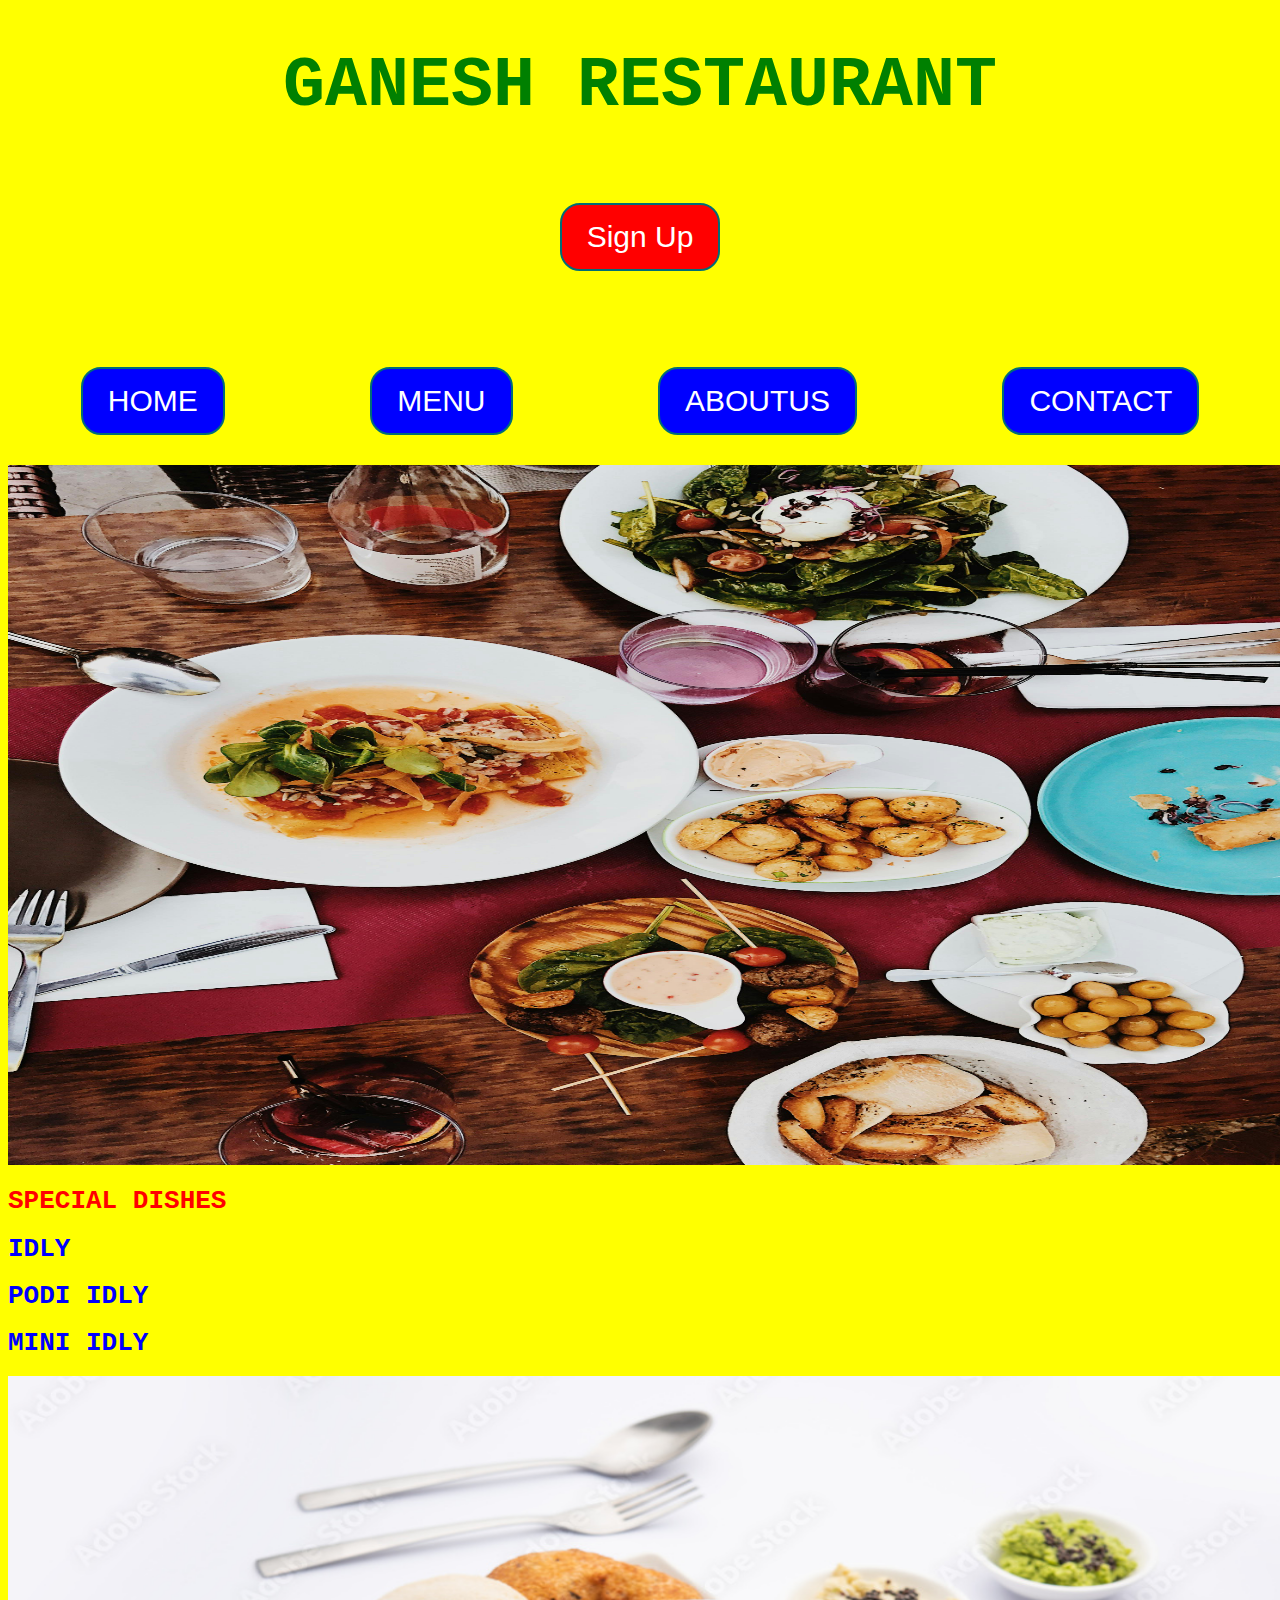
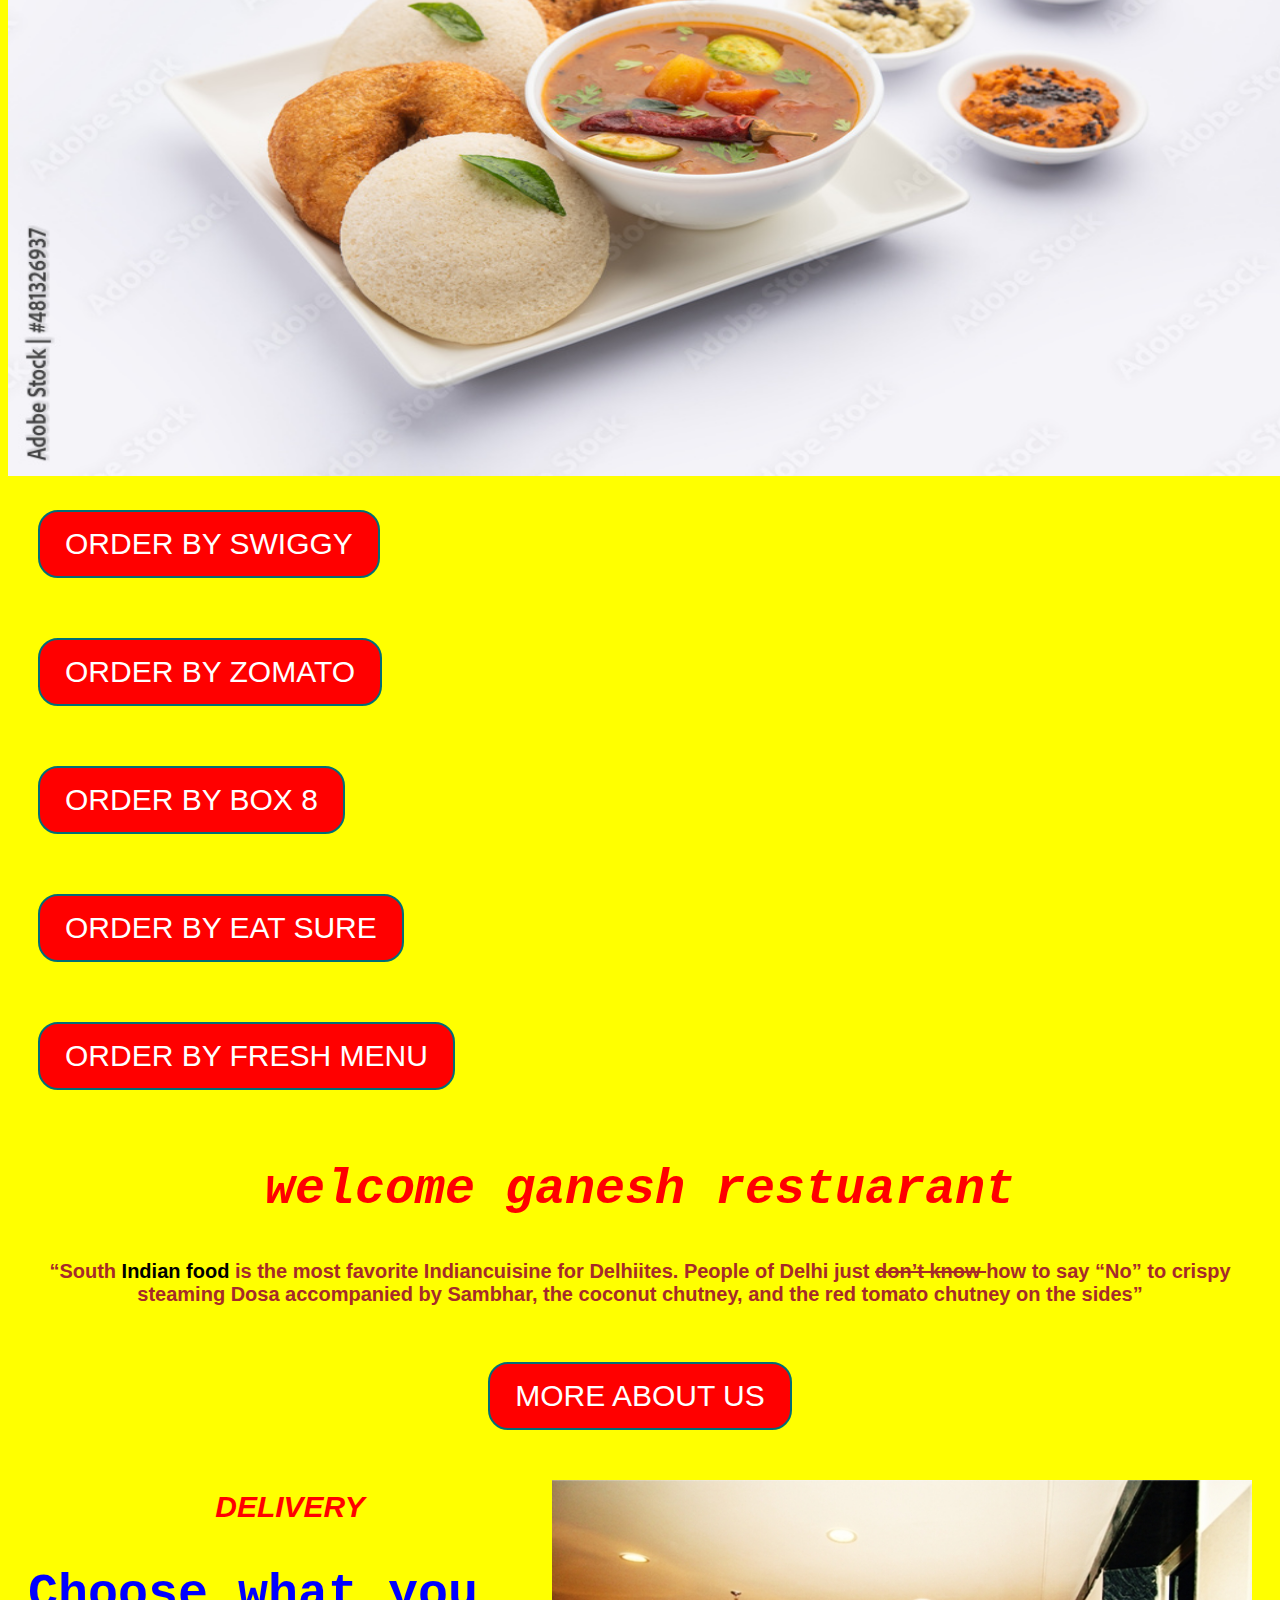
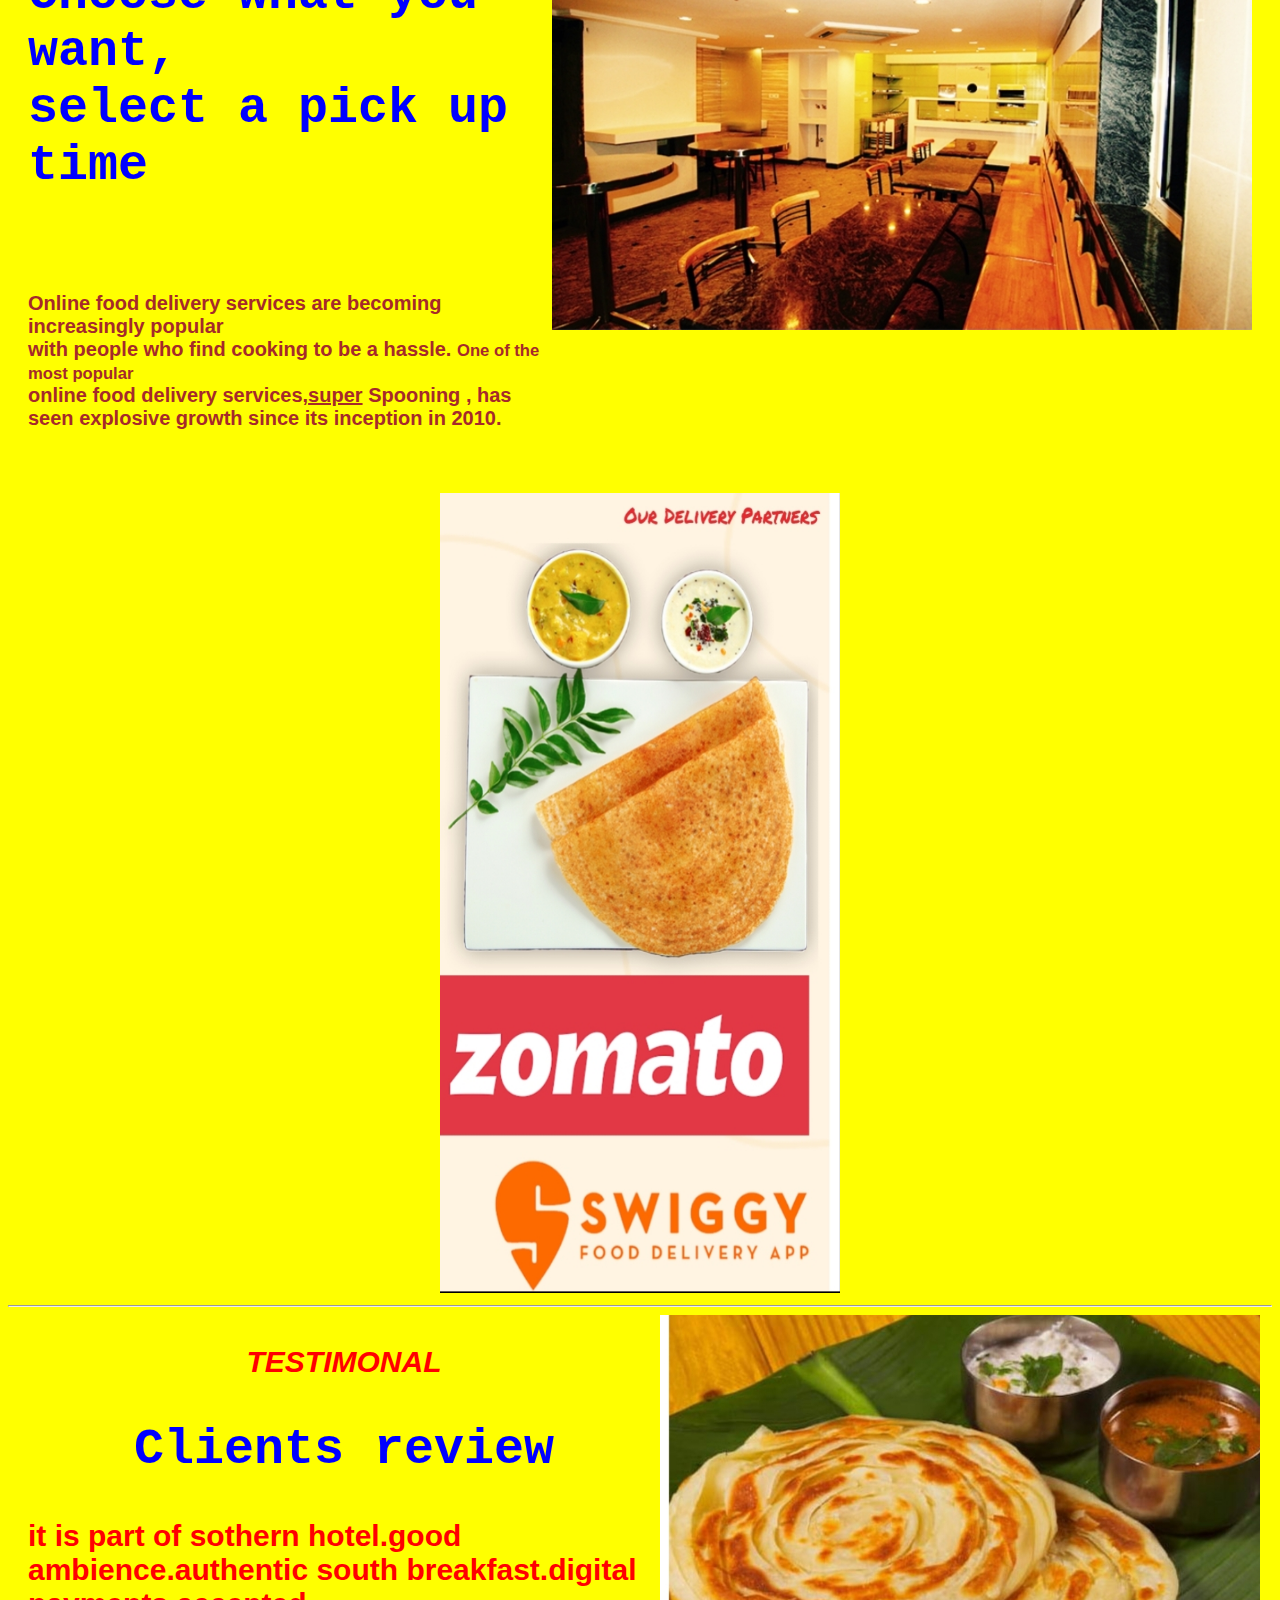
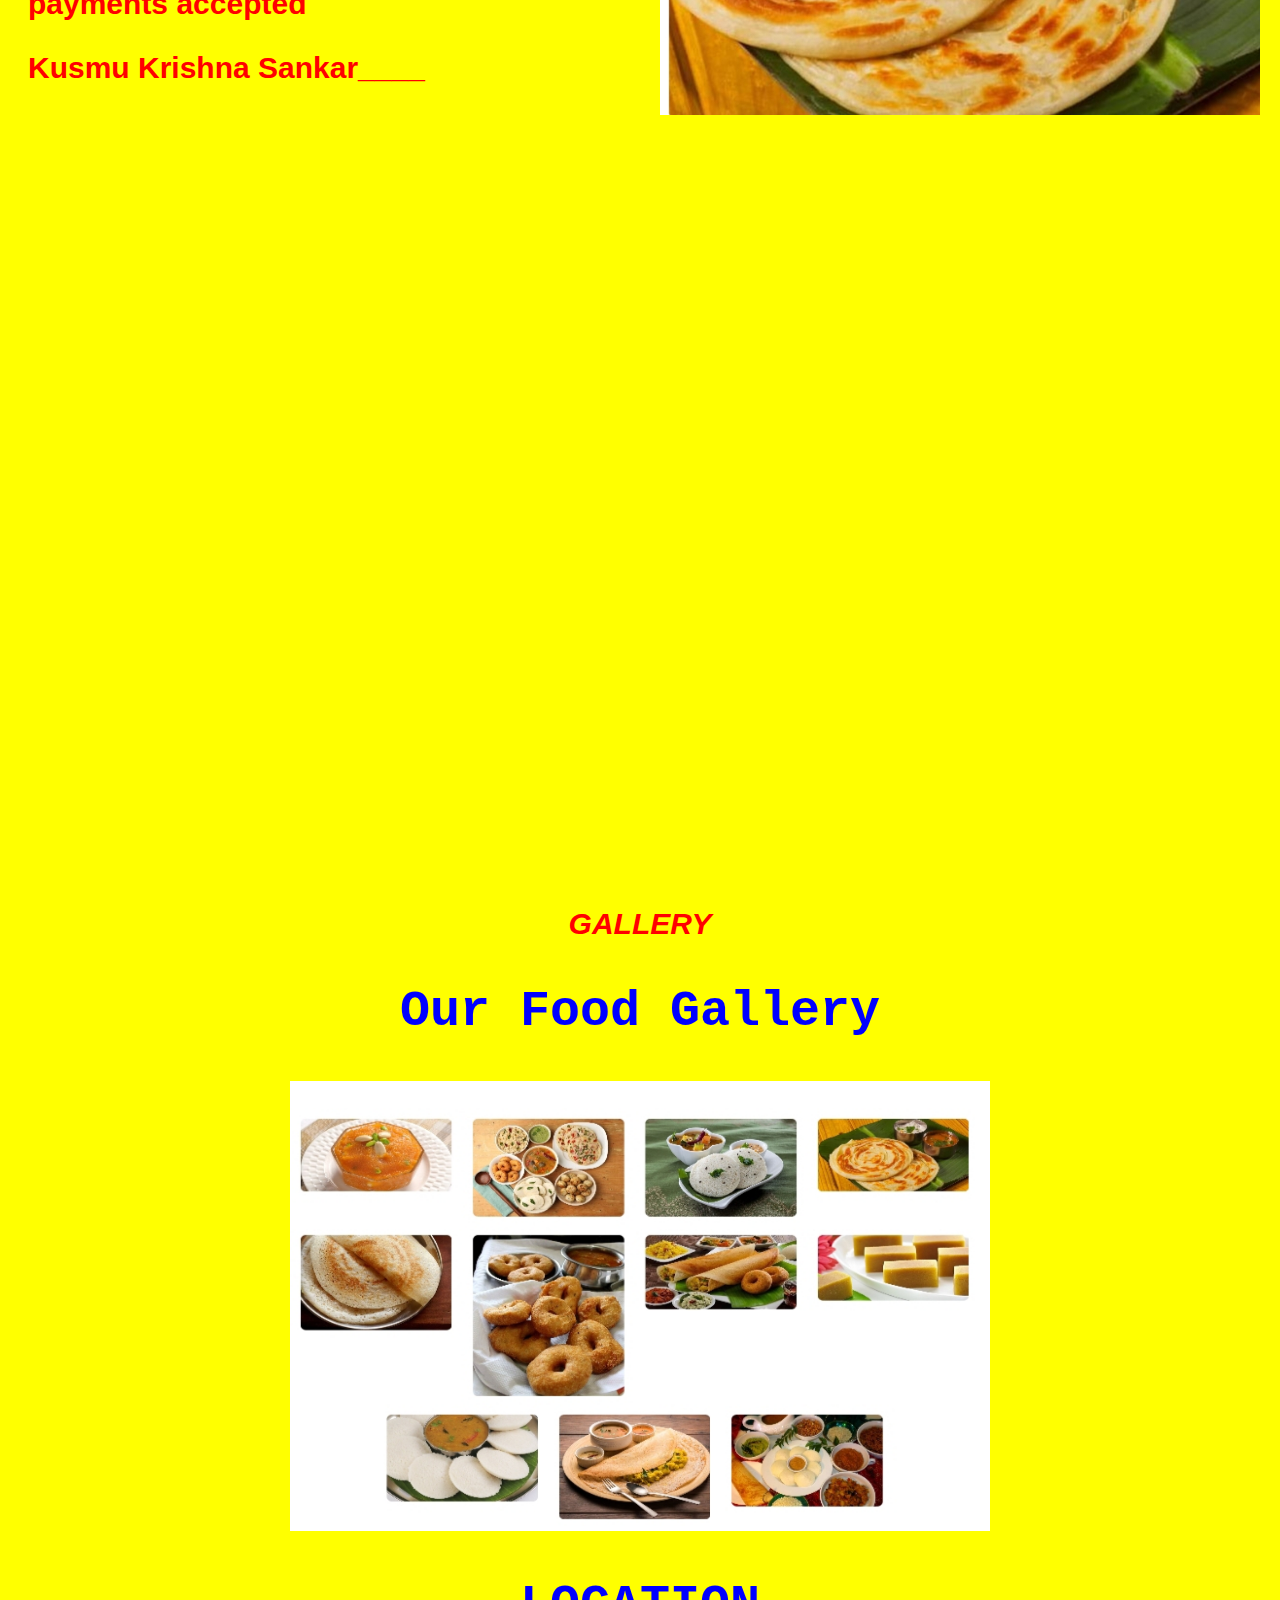
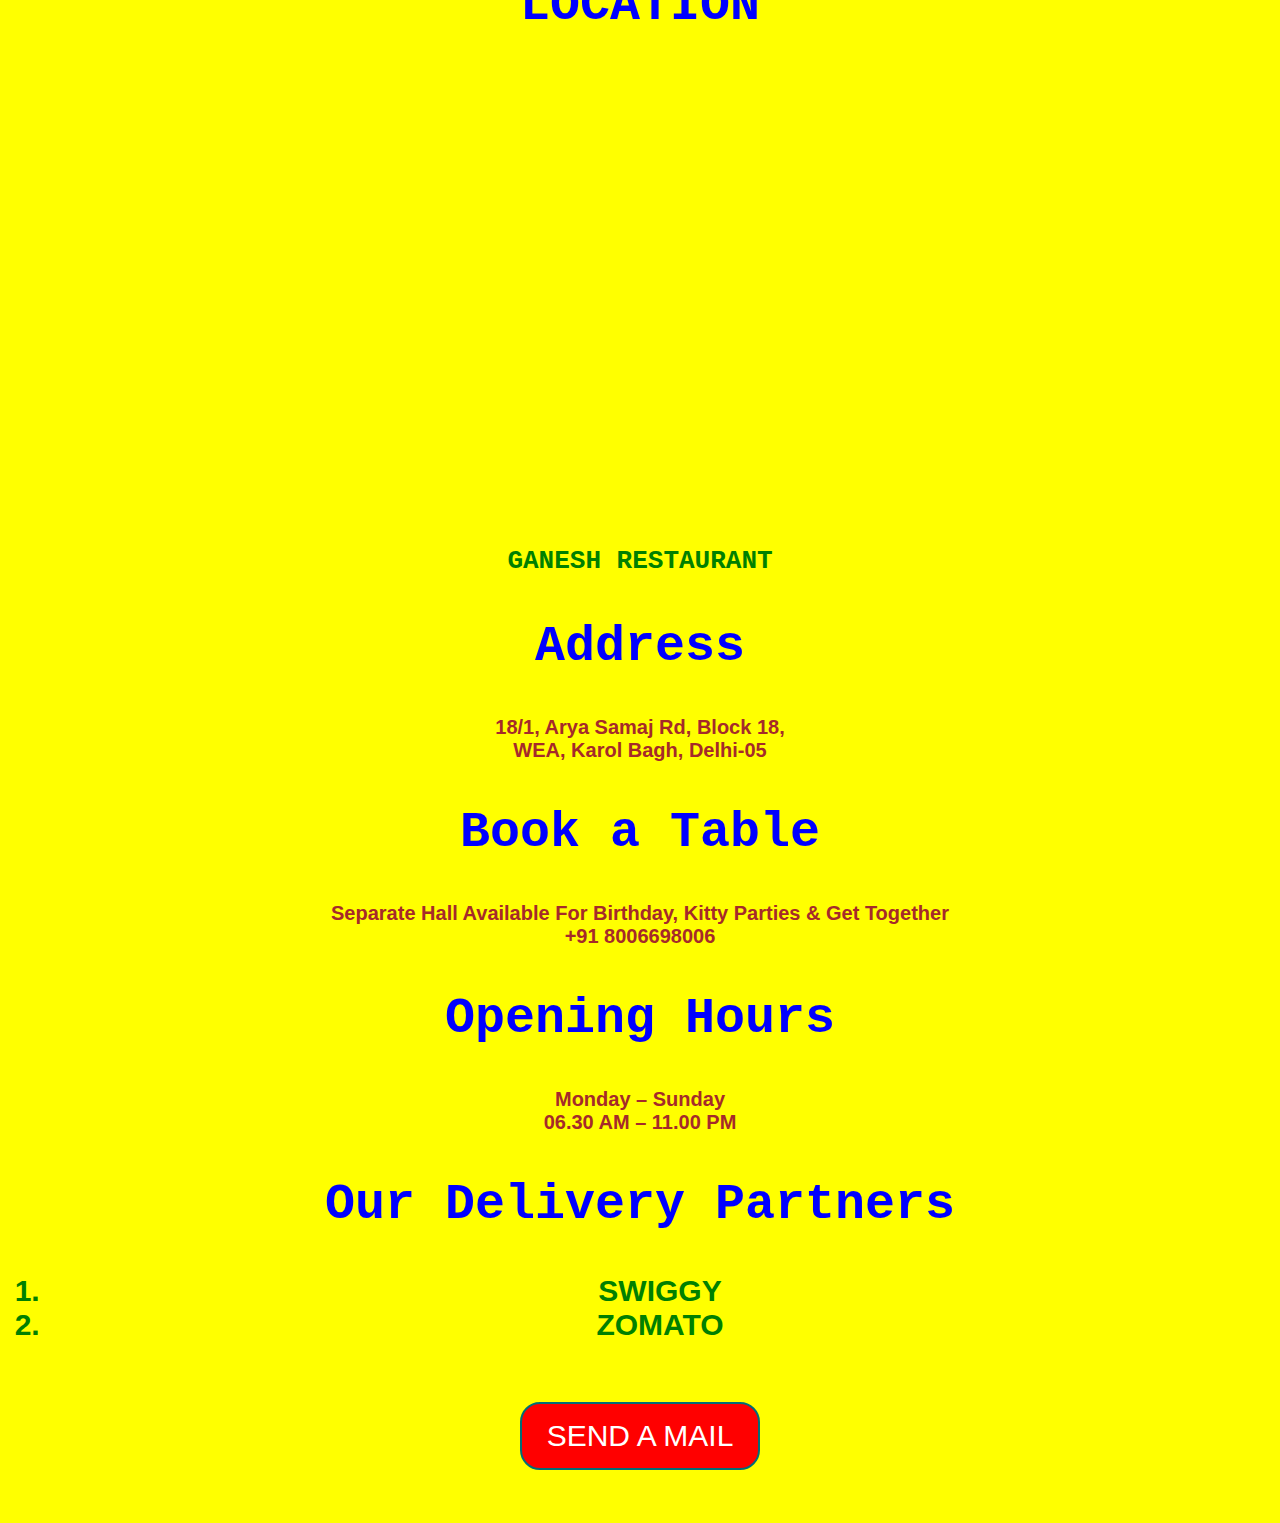
<file: index.html>
<!DOCTYPE html>
<html lang="en">
<head>
    <meta charset="UTF-8">
    <meta name="viewport" content="width=device-width, initial-scale=1.0">
    <title>GANESH RESTAURANT</title>
  
  <link rel="stylesheet" href="style1.css" type="text/css">
    <style type="text/css">
h2{
color:blue;
font-family:monospace;    
}
p{
color:black;
font-family: sans-serif;
}
h4{
color:brown;
font-family:sans-serif ;
}
</style>
</head>
<body>


 <center><h1 style="color:green; font-size:70px">GANESH RESTAURANT</h1></center>
<center><a href="emailvalidation.html"><button  class = "but" >Sign Up</button></a></center>
     <br>
    <br>
    <nav class="navbar"><a href="index.html"><button>HOME</button></a>
        <a href="menu.html"><button>MENU</button></a>
       <a href="about.html"><button>ABOUTUS</button></a>
    <a href="contact.html"><button>CONTACT</button></a></nav>
  <center>
    <image src="pexels-flo-dahm-541216.jpg" alt="food" width="1300" height="700"></image>
    </center>
<h1 style="color:red">SPECIAL DISHES</h1>
<h1 style="color:blue;">IDLY</h1>
<h1  style="color:blue;"> PODI IDLY</h1>
<h1  style="color:blue;"> MINI IDLY</h1>
<center><img src="AdobeStock_481326937_Preview.jpeg" width="1300" height="700"></center>
<div><a  href="https://www.swiggy.com/city/chennai"><button class="but">ORDER BY SWIGGY</button><a><br>
<a  href="https://www.zomato.com/chennai/order-food-online"><button class="but">ORDER BY ZOMATO</button><a><br>
<a href="https://box8.in/"><button class="but">ORDER BY BOX 8</button><a><br>
<a href="https://www.eatsure.com/"><button class="but">ORDER BY EAT SURE</button><a><br>
<a href="https://www.freshmenu.com/"><button class="but">ORDER BY FRESH MENU</button><a><br>
</div>

<center>
<h2 style="color:red;"><i>welcome ganesh restuarant</i></h2>
<h4><q>South <mark>Indian food</mark> is the most favorite Indiancuisine for Delhiites. People of Delhi just <del>don’t know </del>how to say “No” to crispy steaming Dosa accompanied by Sambhar, the coconut chutney, and the red tomato chutney on the sides</q></h4>
<a href="more about us.html"><button class="but">MORE ABOUT US</button></a></center>
<div class="container">
 <div class="img1"><image src="IMG_20240226_184453.jpg" alt="food" width="700" height="450"></image></div>
 <div class="p1"><center><h3 style="color:red;"><i>DELIVERY</i></h3></center>
<h2>Choose what you want,<br>
     select a pick up time<br>
     <br></h2>
     <h4><b>Online food delivery services</b> are becoming increasingly popular<br>
     with people who find cooking to be a hassle. <small>One of the most popular</small><br>
     online food delivery services,<ins>super</ins> Spooning , has seen explosive growth since its inception in 2010.</h4></div>
    </div>
    <br>
    <br>
 <center>  <image src="IMG_20240226_184645.jpg" alt="food" width="400" height="800"></image></center>
 <hr>
<div class="container2">    
<div class="p2">
<center><h3 style="color:red"><i>TESTIMONAL</i></h3>
<h2>Clients review</h2></center>
<h3><blockquoqte>it is part of sothern hotel.good
    ambience.authentic south
    breakfast.digital payments
    accepted</blockoute>
    
<h3><b>Kusmu Krishna Sankar____</b></h3> 
</h3></div>
<div class="img2"><img src="IMG_20240226_184601.jpg" width="600" height="400"></div>
</div>
<br>
<br>
<br>
<center>
<iframe width="1300px" height="700px" src="https://www.youtube.com/embed/H3R1y1ADCZw?si=pkV8-47_a3D5j_70" title="YouTube video player" frameborder="0" allow="accelerometer; autoplay; clipboard-write; encrypted-media; gyroscope; picture-in-picture; web-share" allowfullscreen></iframe>
<h3 style="color:red;"><i>GALLERY</i></h3>
<h2>Our Food Gallery</h2>
<img src="IMG_20240226_221703.jpg" width="700" height="450">
<h2>LOCATION</h2>
<iframe src="https://www.google.com/maps/embed?pb=!1m18!1m12!1m3!1d497786.50073184236!2d79.91770909999998!3d12.910482900000002!2m3!1f0!2f0!3f0!3m2!1i1024!2i768!4f13.1!3m3!1m2!1s0x3a526140caed0e25%3A0x592187641281dd89!2sGanesh%20Hotel!5e0!3m2!1sen!2sin!4v1708966395392!5m2!1sen!2sin" width="600" height="450" style="border:0;" allowfullscreen="" loading="lazy" referrerpolicy="no-referrer-when-downgrade"></iframe>
</center>
<center>
<h1 style="color:green;">GANESH RESTAURANT</h1>
<h2>Address</h2>
<h4>18/1, Arya Samaj Rd, Block 18,<br>
    WEA, Karol Bagh, Delhi-05</h4>
<h2>Book a Table</h2>
<h4>Separate Hall Available For Birthday, Kitty Parties & Get Together<br>
    +91 8006698006</h4>
<h2>Opening Hours</h2>
<h4>Monday – Sunday<br>
06.30 AM – 11.00 PM</h4>
<h2>Our Delivery Partners</h2>
<h3><ol>
    <li style="color:green">SWIGGY</li>
    <li style="color: green">ZOMATO</li>
    </ol>
    </h3>
    <div class="1"><a href="mailto:sanjayyogan888@gmail.com"><button class="but">SEND A MAIL</button></a>
    <div>
    
</body>
</html>
</file>
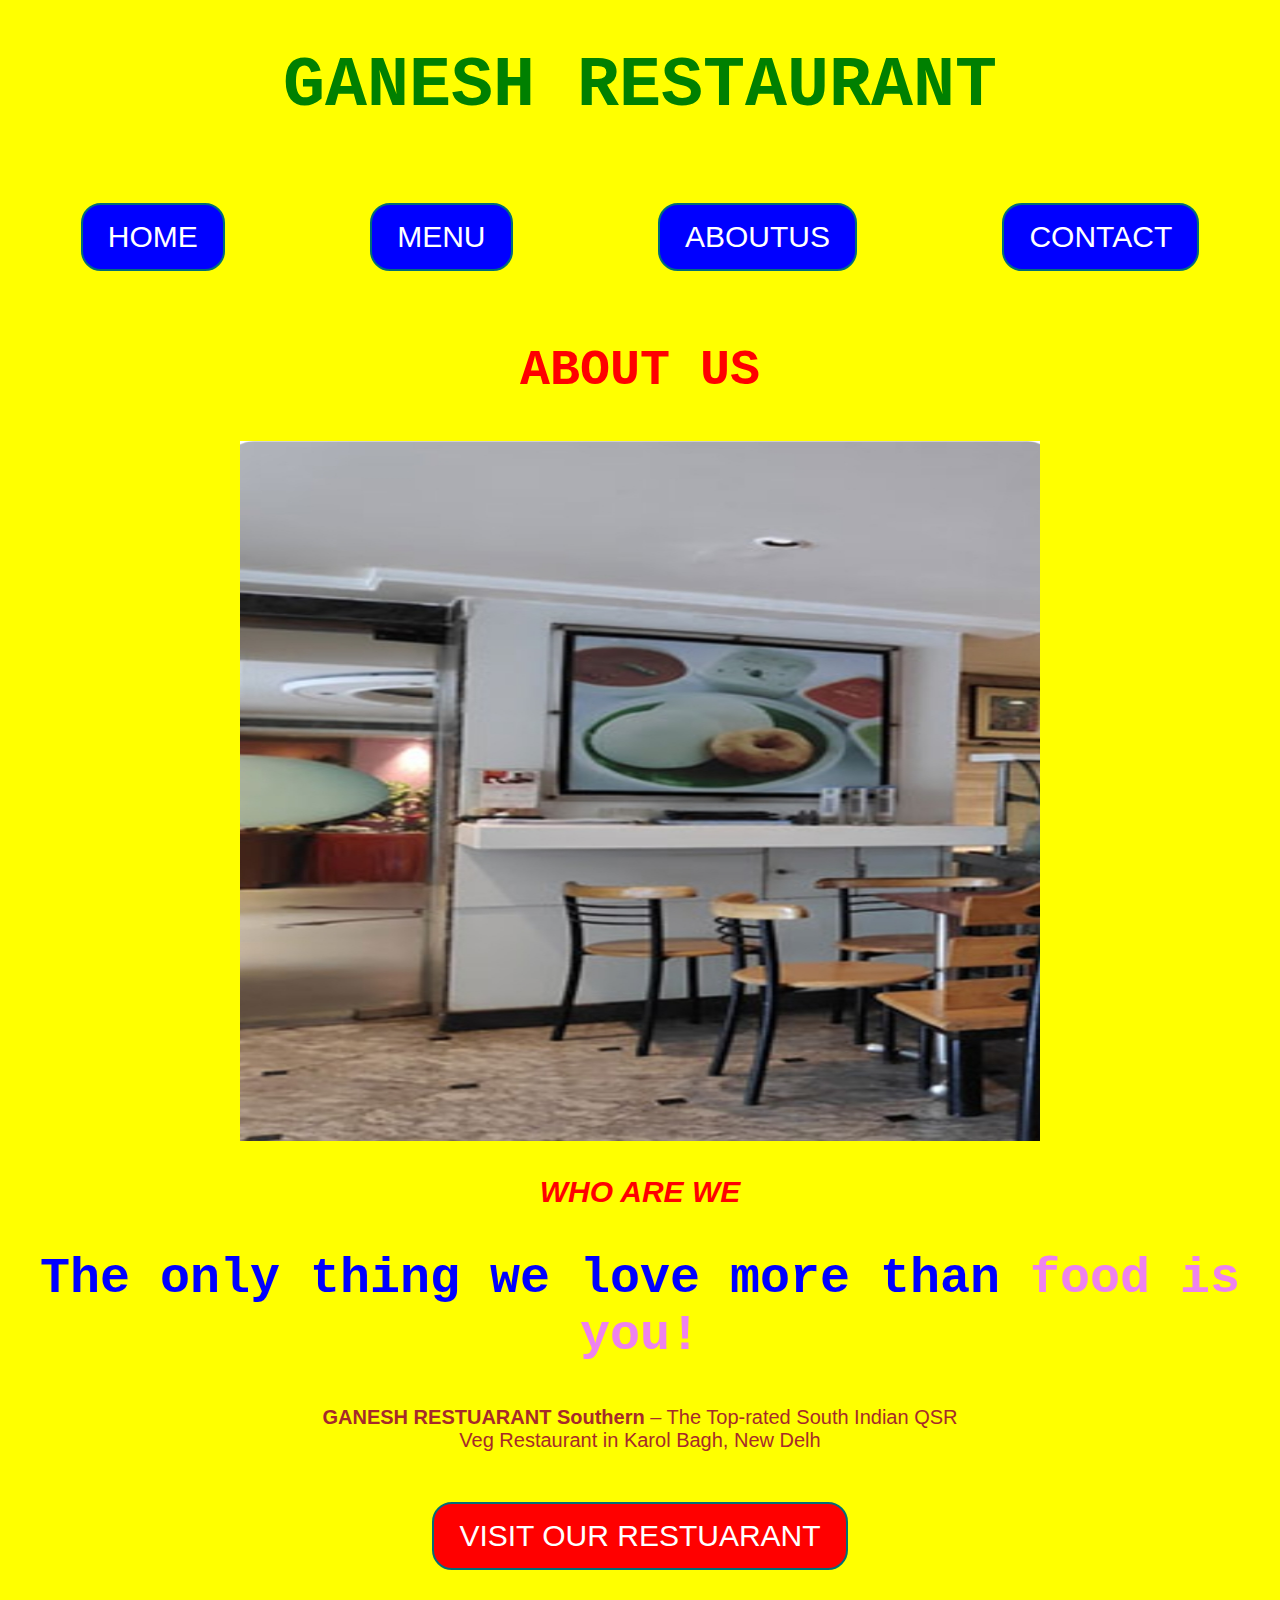
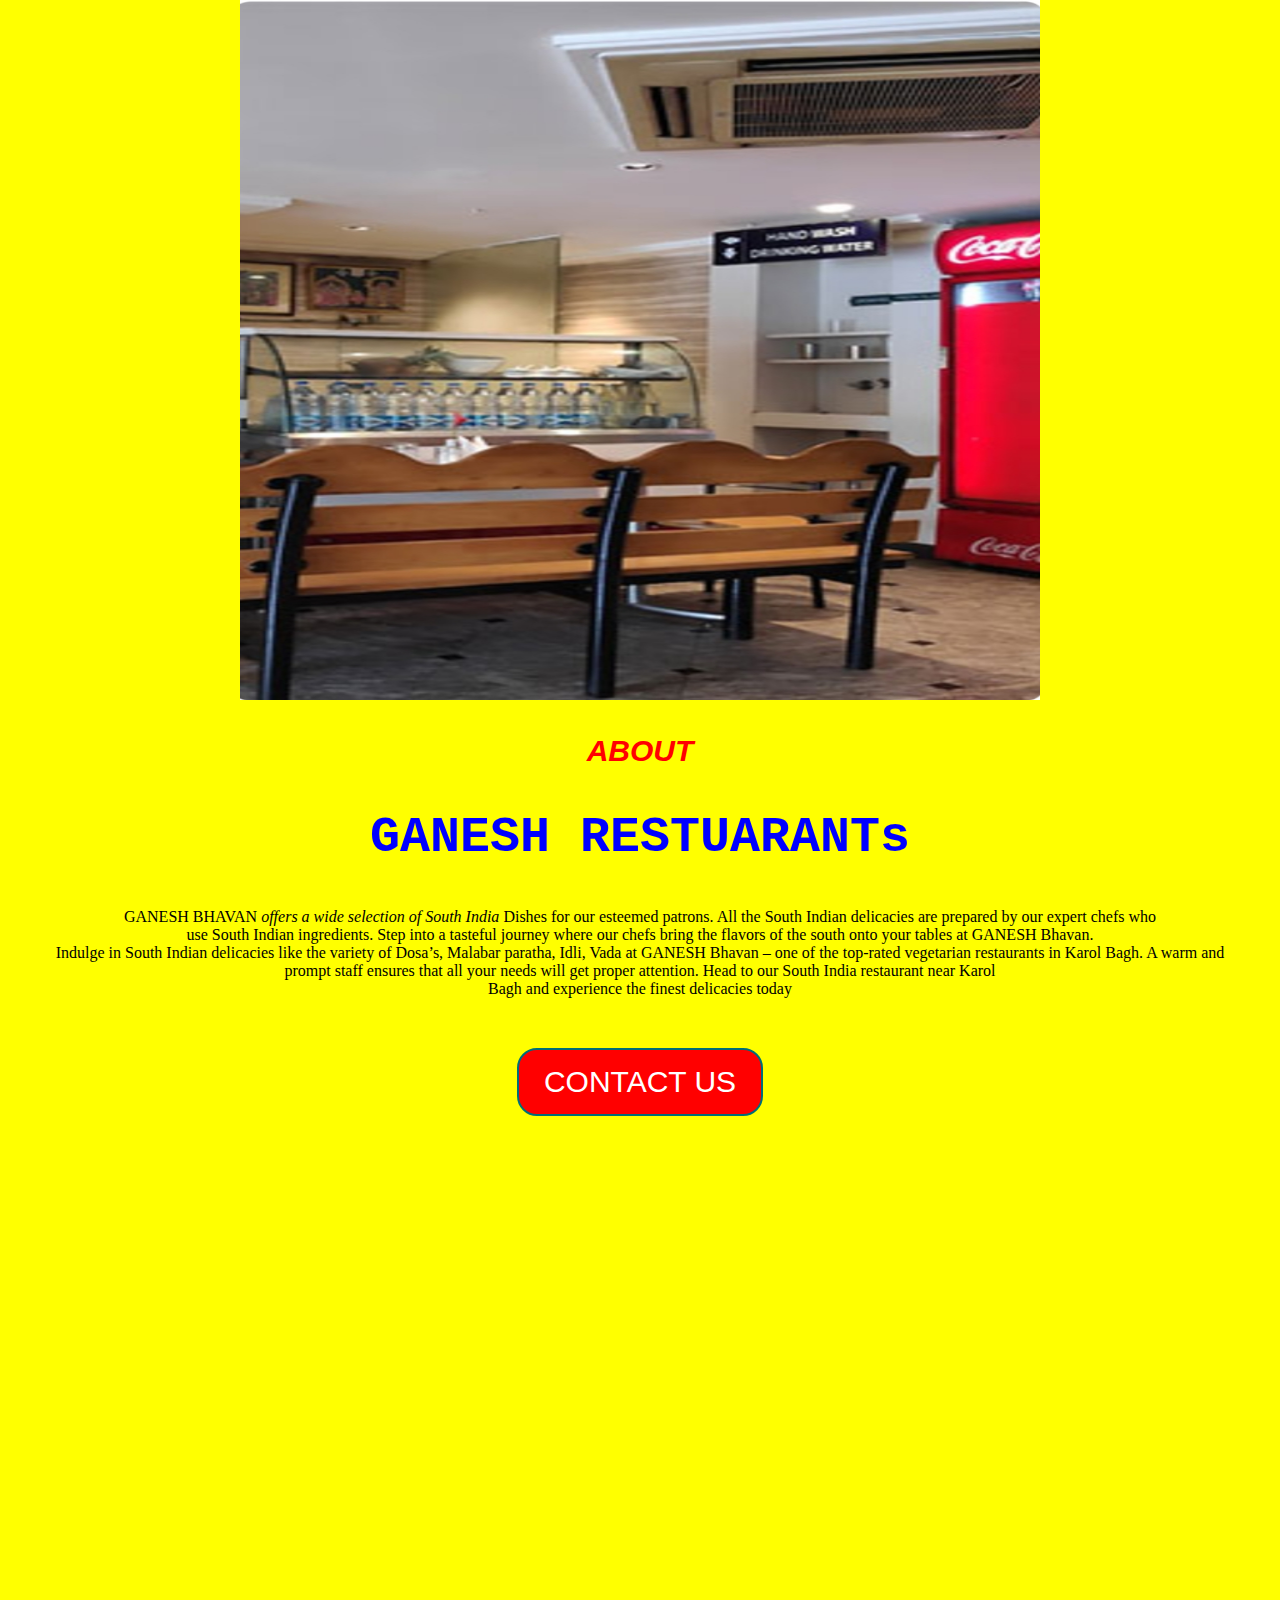
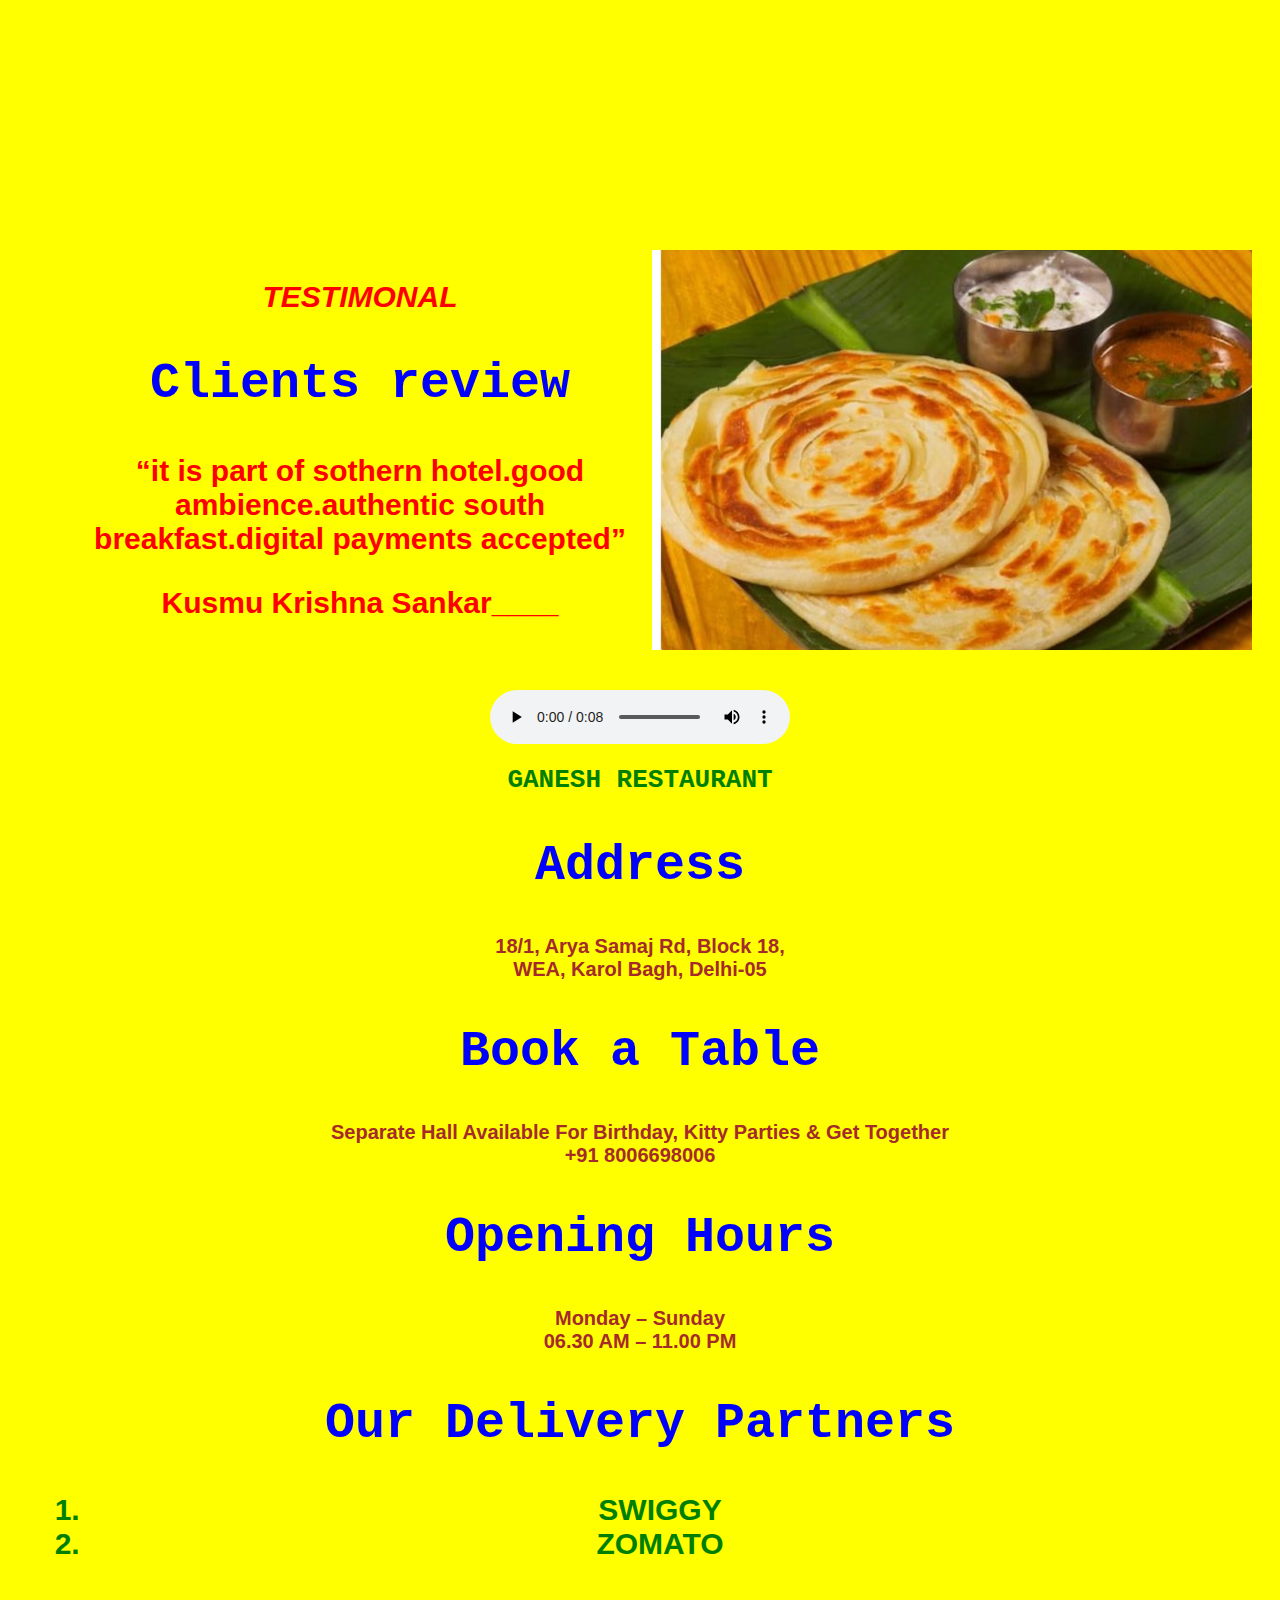
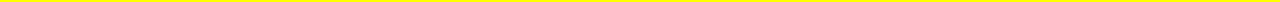
<file: about.html>
<!DOCTYPE html>
<html lang="en">
<head>
    <meta charset="UTF-8">
    <meta name="viewport" content="width=device-width, initial-scale=1.0">
    <title>GANESH RESTUARANT</title>
     <style type="text/css">
         .img{
            float:right;
            width:30%;
        }
         .pos{
position:absolute;
width:70%;

         }
     </style>
    <link rel="stylesheet" href="style1.css" type="text/css">
</head>
<body>
    
    <center><h1 style="color:green; font-size:70px">GANESH RESTAURANT</h1></center>
    <nav class="navbar"><a href="index.html"><button>HOME</button></a>
          <a href="menu.html"><button>MENU</button></a>
         <a href="about.html"><button>ABOUTUS</button></a>
      <a href="contact.html"><button>CONTACT</button></a></nav>
    <center>
        <h2  style="color:red;">ABOUT US</h2>
        <image src="IMG_20240228_224805.jpg" alt="chair" width="800" height="700"></image>
   
       <h3 style="color:red"><i>WHO ARE WE</i></h3>
       <h2><b >The only thing we love more than  <span style="color:violet;">food is you!</span></b></h2>
        <p ><strong >GANESH RESTUARANT Southern</strong> – The Top-rated South Indian QSR<br>
            Veg Restaurant in Karol Bagh, New Delh</p>
          <a href="https://maps.app.goo.gl/HixtKT5rii7E24Rg8"><button class="but">VISIT OUR RESTUARANT</button></a><br>
       <img  src="IMG_20240228_224746.jpg"alt="juices" width="800" height="700"></image>
      <h3 style="color:red"><i>ABOUT</i></h3>
      <h2><b>GANESH RESTUARANTs</b></h2>
      <p ><blockquote>GANESH BHAVAN <em>offers a wide selection of South India</em> Dishes for our esteemed patrons. All the South Indian delicacies are prepared by our expert chefs who<br> use South Indian ingredients. Step into a tasteful journey where our chefs bring the flavors of the south onto your tables at GANESH Bhavan.<br>
       Indulge in South Indian delicacies like the variety of Dosa’s, Malabar paratha, Idli, Vada at GANESH Bhavan – one of the top-rated vegetarian restaurants in Karol Bagh. A warm and prompt staff ensures that all your needs will get proper attention. Head to our South India restaurant near Karol<br>
       Bagh and experience the finest delicacies today</bloquote></p>
       <a href="contact.html"><button class="but">CONTACT US</button></a>
   <div>
  
  <iframe width="1300" height="700" src="https://www.youtube.com/embed/BFSLSLlzKY8?si=jPg5sMc7XyzC1VuJ" title="YouTube video player" frameborder="0" allow="accelerometer; autoplay; clipboard-write; encrypted-media; gyroscope; picture-in-picture; web-share" allowfullscreen></iframe> 
    </div>
       <div class="container2">    
        <div class="p2">
        <center><h3 style="color:red"><i>TESTIMONAL</i></h3>
        <h2>Clients review</h2></center>
        <h3><q>it is part of sothern hotel.good
            ambience.authentic south
            breakfast.digital payments
            accepted</q>
            
        <h3><b>Kusmu Krishna Sankar____</b></h3> 
        </h3></div>
        <div class="img2"><img src="IMG_20240226_184601.jpg" width="600" height="400"></div>
        </div>
        <br>
        <br>
 <audio controls>
  <source src = "service-bell-ring-14610.mp3">
</audio>
       <h1 style="color:green;">GANESH RESTAURANT</h1>
       <h2 >Address</h2>
       <h4 >18/1, Arya Samaj Rd, Block 18,<br>
           WEA, Karol Bagh, Delhi-05</h4>
       <h2 >Book a Table</h2>
       <h4 >Separate Hall Available For Birthday, Kitty Parties & Get Together<br>
           +91 8006698006</h4>
       <h2>Opening Hours</h2>
       <h4 >Monday – Sunday<br>
       06.30 AM – 11.00 PM</h4>
       <h2 >Our Delivery Partners</h2>
       <h3 ><ol >
           <li style="color:green">SWIGGY</li>
           <li style="color: green">ZOMATO</li>
       </ol>
       </h3>
       
</center>
   </body>
   </html>
   
   
   
   
   
   </html>
</file>
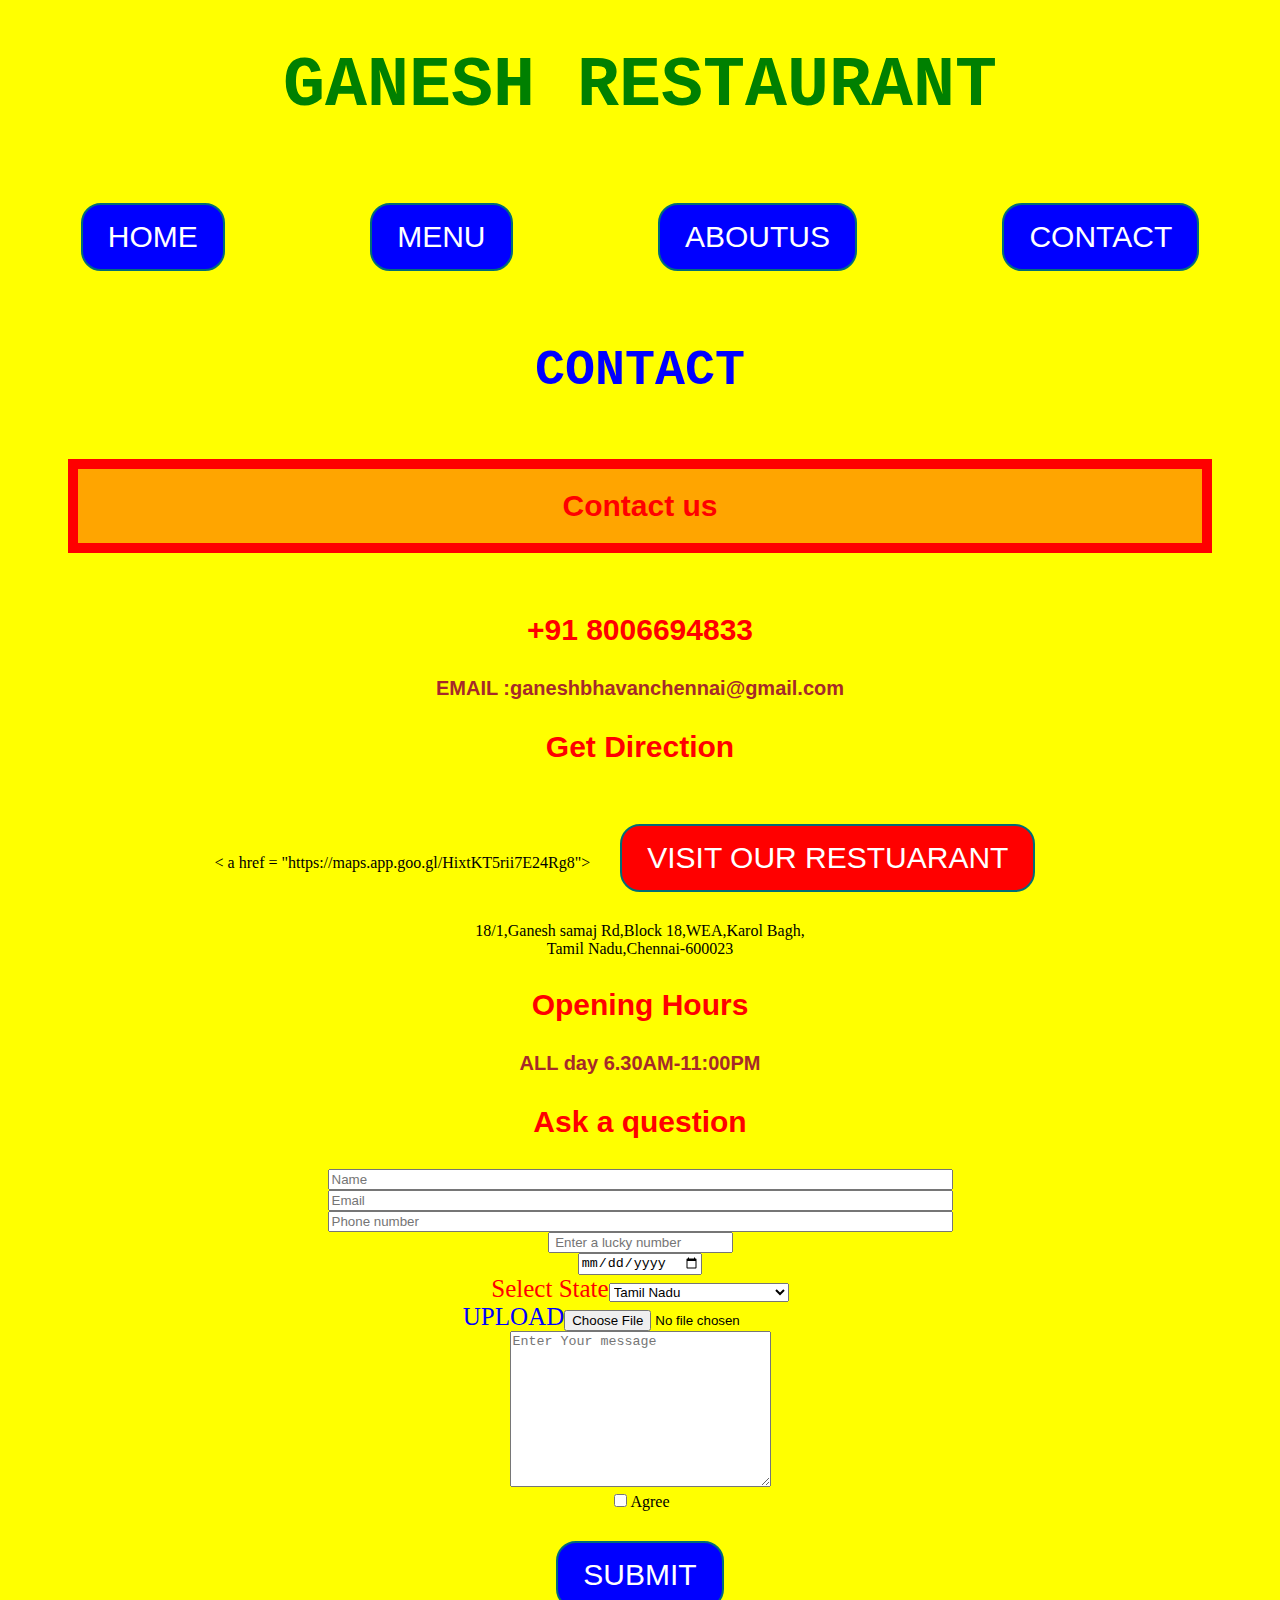
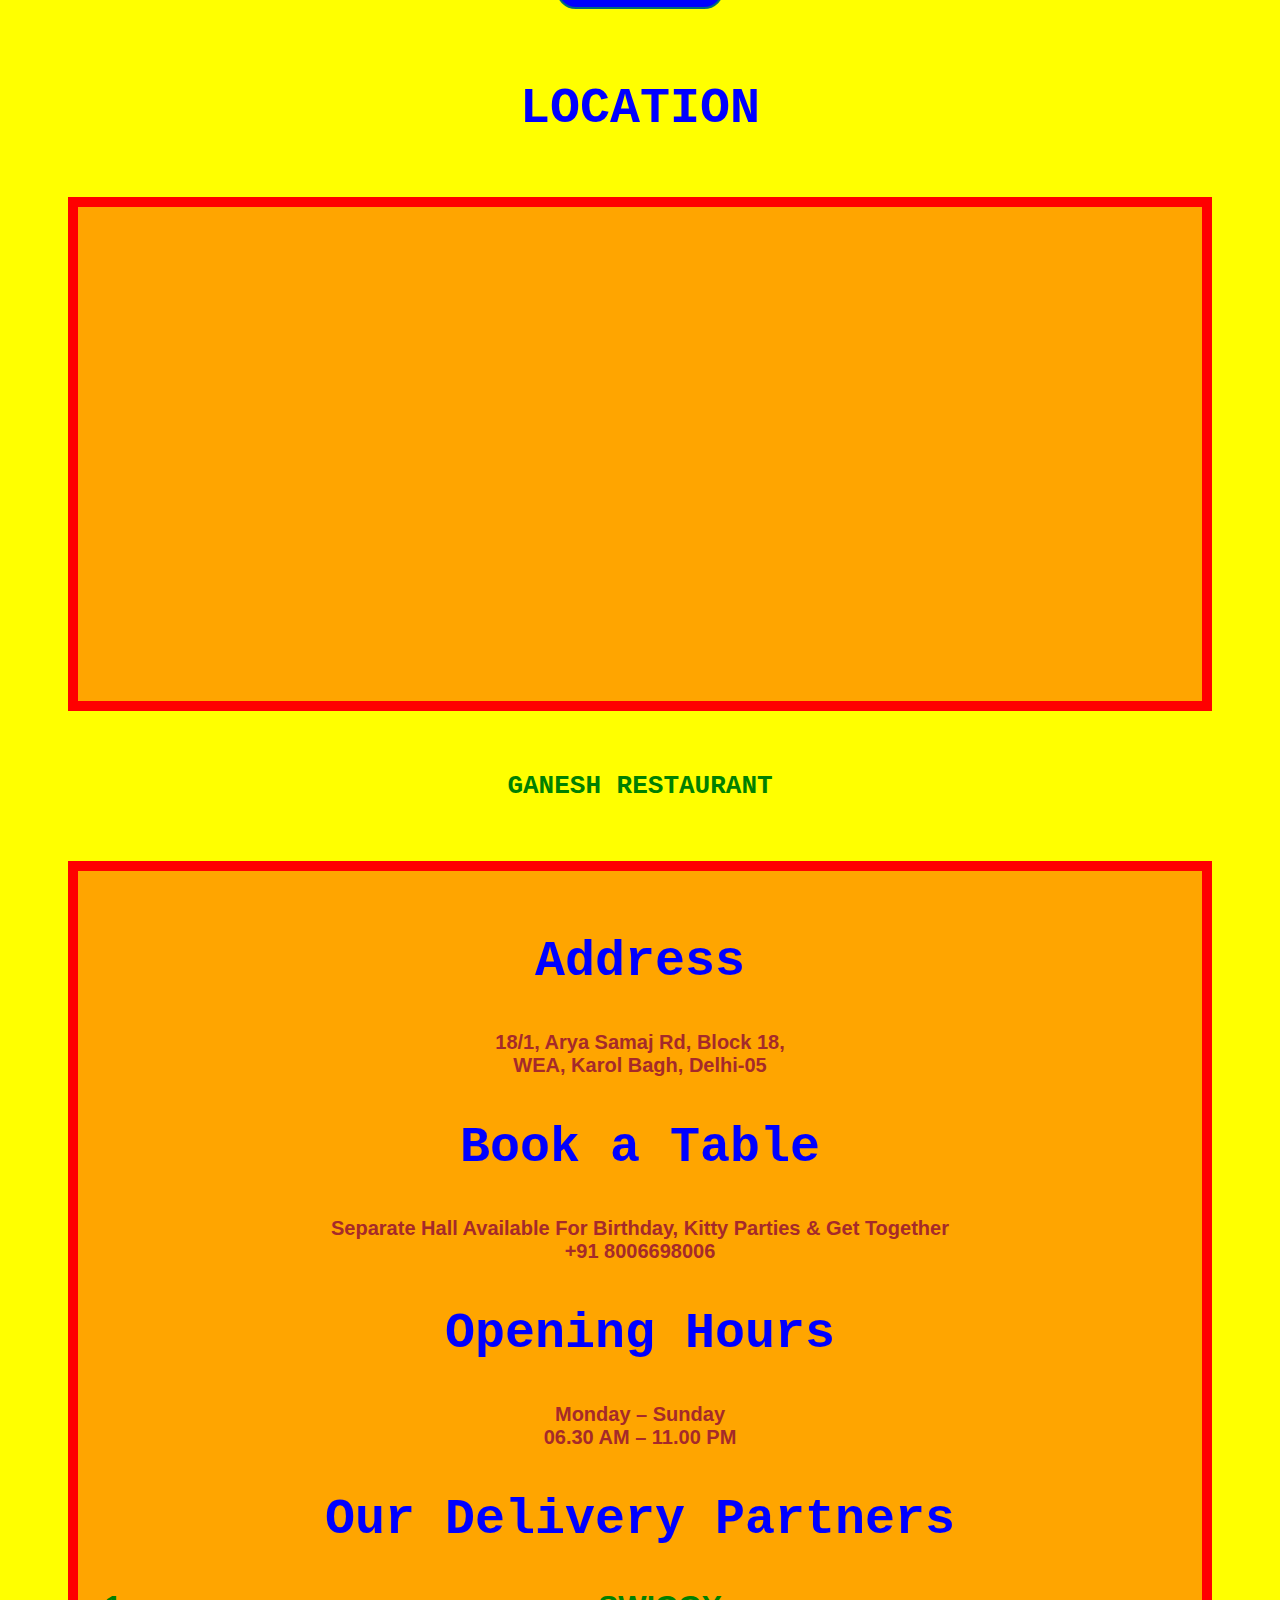
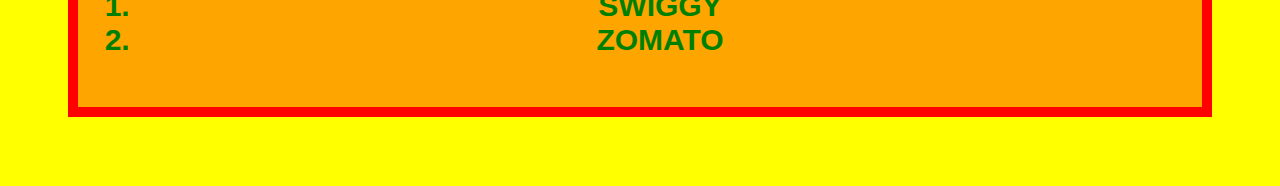
<file: contact.html>
<!DOCTYPE html>
<html lang="en">
<head>
    <meta charset="UTF-8">
    <meta name="viewport" content="width=device-width, initial-scale=1.0">
    <title>GANESH RESTUARANT</title>

    <link rel="stylesheet" href="style1.css" type="text/css">
    <style>
     .box{
         border: 10px solid red;
         padding: 20px;
         margin: 60px;
         background-color:orange;
         color:red;

     }
    </style>
  </head>
<body>
  <center><h1 style="color:green; font-size:70px">GANESH RESTAURANT</h1></center>
  <nav class="navbar"><a href="index.html"><button>HOME</button></a>
        <a href="menu.html"><button>MENU</button></a>
       <a href="about.html"><button>ABOUTUS</button></a>
    <a href="contact.html"><button>CONTACT</button></a></nav>
  <center>
  <h2 style="color:blue;">CONTACT</h2>
  </center>
<center>
<h3  class="box" style="font-size:30px"> Contact us</h3>
<h3 style="color:red">+91 8006694833</h3>
<h4>EMAIL :ganeshbhavanchennai@gmail.com</h4>
<h3>Get Direction</h3>
  <center>< a  href = "https://maps.app.goo.gl/HixtKT5rii7E24Rg8"><button class = "but">VISIT OUR RESTUARANT</button><a></center>
18/1,Ganesh samaj Rd,Block 18,WEA,Karol Bagh,<br>
 Tamil Nadu,Chennai-600023
<h3>Opening Hours</h3>
 <h4>ALL day   6.30AM-11:00PM</h4>
<h3>Ask a question</h3>
<form method="get">
  
 <div><input type="text" name="username" placeholder="Name" required size="75"></div>
 <div><input type="email" name="email" placeholder="Email" required size="75"></div>
  <input type="tel" name="number" placeholder="Phone number" required size="75">
  <div><input type="number" name="number" placeholder=" Enter a lucky number" required size="25"></div>
  <div><input type="date" name="DOB" placeholder="Date of Birth" required size="75"></div>
  <div><label style="color:red;font-size:25px">Select State</label><select required name="state" id="state"><option value="TN">Tamil Nadu<option value><option value="KN">Karnataka<optionvalue><option value="AP">Andhra Pradesh<optionvalue><select><div>
  <div><label for="file" style="color:blue;font-size:25px">UPLOAD</label><input type="file" id="file" required></div>
   <div><textarea type="text" name="your message" placeholder="Enter Your message" required rows="10" cols="30" required ></textarea></div>
  <div><input type="checkbox" name="checkbox" check="checked" required size="75" ></label>Agree</label></div>
<button type="submit">SUBMIT</button>   
</form>


<h2>LOCATION</h2>
<div class="box"><iframe src="https://www.google.com/maps/embed?pb=!1m18!1m12!1m3!1d497786.50073184236!2d79.91770909999998!3d12.910482900000002!2m3!1f0!2f0!3f0!3m2!1i1024!2i768!4f13.1!3m3!1m2!1s0x3a526140caed0e25%3A0x592187641281dd89!2sGanesh%20Hotel!5e0!3m2!1sen!2sin!4v1708966395392!5m2!1sen!2sin" width="600" height="450" style="border:0;" allowfullscreen="" loading="lazy" referrerpolicy="no-referrer-when-downgrade"></iframe></div>
<h1 style="color:green;">GANESH RESTAURANT</h1>
<div class="box"><h2>Address</h2>
<h4>18/1, Arya Samaj Rd, Block 18,<br>
    WEA, Karol Bagh, Delhi-05</h4>
<h2>Book a Table</h2>
<h4>Separate Hall Available For Birthday, Kitty Parties & Get Together<br>
    +91 8006698006</h4>
<h2>Opening Hours</h2>
<h4>Monday – Sunday<br>
06.30 AM – 11.00 PM</h4>
<h2>Our Delivery Partners</h2>
<h3><ol>
    <li style="color:green">SWIGGY</li>
    <li style="color: green">ZOMATO</li>
</ol>
</h3></div>
</center>
</body>
</html>
</file>
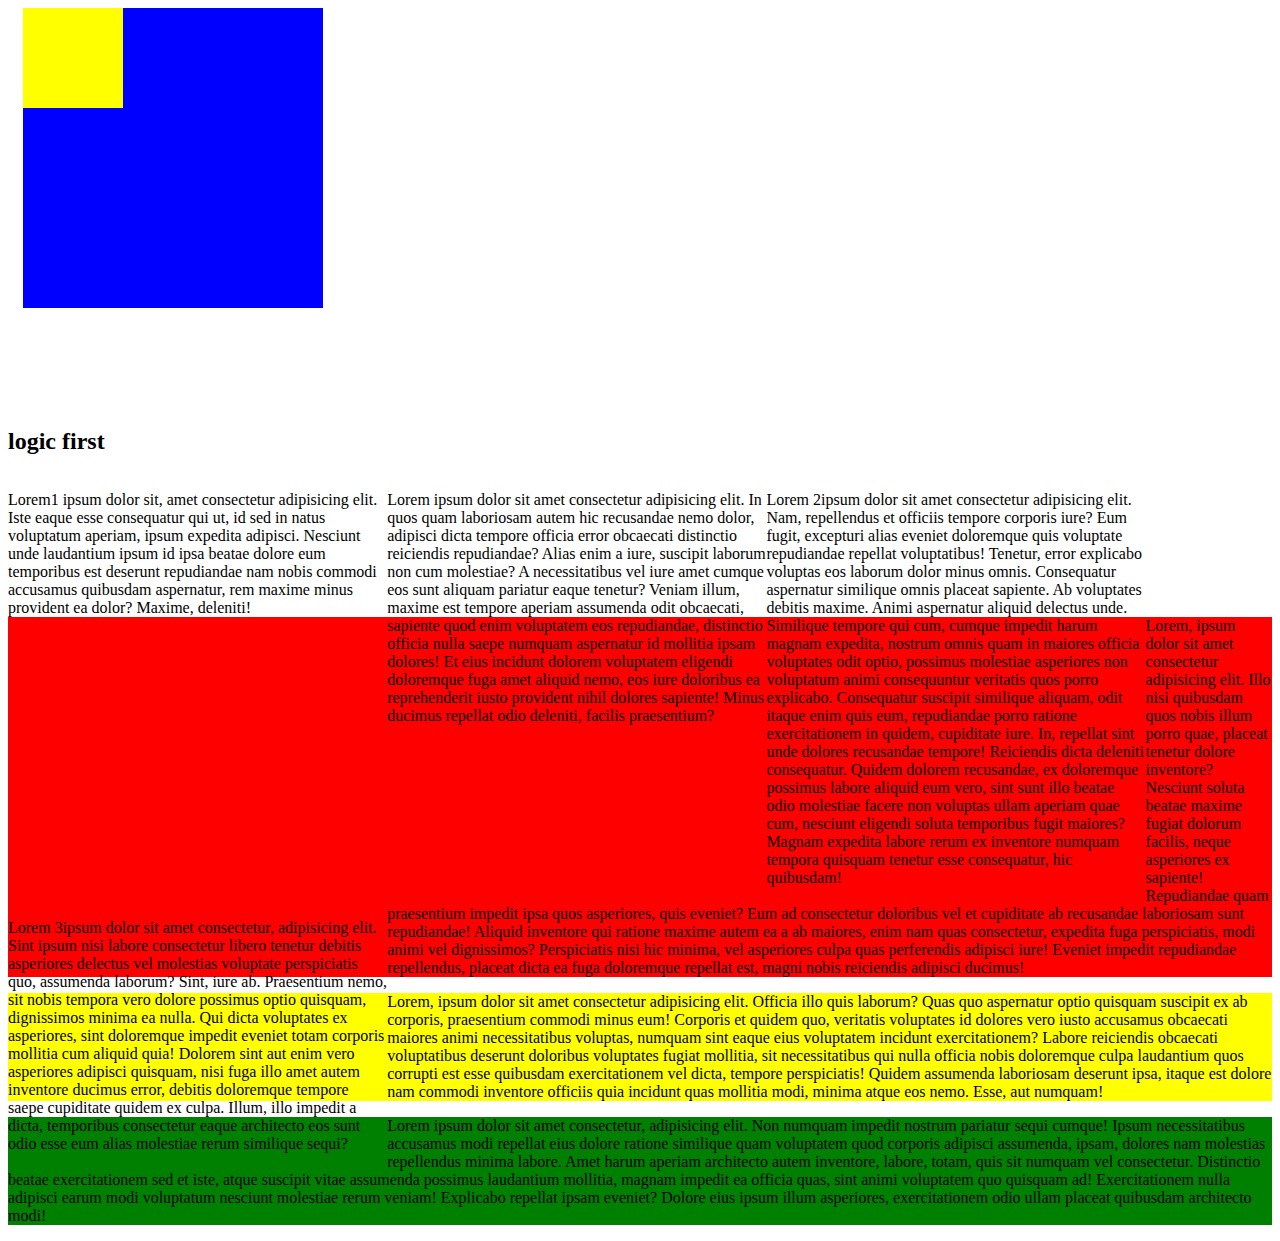
<file: cssposition.html>
<!DOCTYPE html>
<html lang="en">
<head>
    <meta charset="UTF-8">
    <meta name="viewport" content="width=device-width, initial-scale=1.0">
    <title>Document</title>
    <link rel="stylesheet" href="/CSS/style2.css" type="text.css">

<style>


.bluebox{
    background-color: blue;
    width: 300px;
    height: 300px;
    position:relative;
    left:15px;
    
    
    }
    .yellowbox{
        background-color: yellow;
        width: 100px;
        height: 100px; 
        position:relative;
        bottom:300px;
        left:15px;
    
    }
    .col p{
        width:30%;
   float:left;
    }
    .col p:nth-child(4){
        clear:left;}
.p1{
background-color: red;
}
.p2{
background-color: yellow;
}
.p3{
background-color:green;

.box{
width:50vw;
height:50vh;
border:2px solid blue;   ,,                                                                                                                                                                                                                                                                                                                                                                                                                                                                                                                                                                                                                                                                                                                                                                                                                                                                                                                                                                                                                                                                                                                                                                                                                                                                                                                                                                                                                                                                                                                                                                                                                                                                                                                                                                                                                                                                                                                                                                                                                                                                                                                                                                                                                                                                                                                                                                                                                                                                                                                                                                                                                                                                                                                                                                                                                                                                                                                                                                                                                                                                                                                                                                                                                                                                                                                                                                                                                                                                                                                                                                                                                                                                                                                                                                                                                                                                                                                                                                                                                                                                                                                                                                                                                                                                                                                                                                                                                                                                                                                                                                                                                                                                                                                                                                                                                                                                                         
}
.outerbox{

background-color: beige;
min-height:400px;
display:flex;

}
.abox{

width:150px;
height:250px;
background-color:blue;
border:2px solid white;

}




}
</style>



</head>
<body> 
    <!-- position in css--> 
    <div class="bluebox"></div>
    <div class="yellowbox"></div>
    <div><h2>logic first</h2></div>
    <!--float in css-->
    <div class="col">
    <p>Lorem1 ipsum dolor sit, amet consectetur adipisicing elit. Iste eaque esse consequatur qui ut, id sed in natus voluptatum aperiam, ipsum expedita adipisci. Nesciunt unde laudantium ipsum id ipsa beatae dolore eum temporibus est deserunt repudiandae nam nobis commodi accusamus quibusdam aspernatur, rem maxime minus provident ea dolor? Maxime, deleniti!</p>
    <p>Lorem ipsum dolor sit amet consectetur adipisicing elit. In quos quam laboriosam autem hic recusandae nemo dolor, adipisci dicta tempore officia error obcaecati distinctio reiciendis repudiandae? Alias enim a iure, suscipit laborum non cum molestiae? A necessitatibus vel iure amet cumque eos sunt aliquam pariatur eaque tenetur? Veniam illum, maxime est tempore aperiam assumenda odit obcaecati, sapiente quod enim voluptatem eos repudiandae, distinctio officia nulla saepe numquam aspernatur id mollitia ipsam dolores! Et eius incidunt dolorem voluptatem eligendi doloremque fuga amet aliquid nemo, eos iure doloribus ea reprehenderit iusto provident nihil dolores sapiente! Minus ducimus repellat odio deleniti, facilis praesentium?</p>
    <p>Lorem 2ipsum dolor sit amet consectetur adipisicing elit. Nam, repellendus et officiis tempore corporis iure? Eum fugit, excepturi alias eveniet doloremque quis voluptate repudiandae repellat voluptatibus! Tenetur, error explicabo voluptas eos laborum dolor minus omnis. Consequatur aspernatur similique omnis placeat sapiente. Ab voluptates debitis maxime. Animi aspernatur aliquid delectus unde. Similique tempore qui cum, cumque impedit harum magnam expedita, nostrum omnis quam in maiores officia voluptates odit optio, possimus molestiae asperiores non voluptatum animi consequuntur veritatis quos porro explicabo. Consequatur suscipit similique aliquam, odit itaque enim quis eum, repudiandae porro ratione exercitationem in quidem, cupiditate iure. In, repellat sint unde dolores recusandae tempore! Reiciendis dicta deleniti consequatur. Quidem dolorem recusandae, ex doloremque possimus labore aliquid eum vero, sint sunt illo beatae odio molestiae facere non voluptas ullam aperiam quae cum, nesciunt eligendi soluta temporibus fugit maiores? Magnam expedita labore rerum ex inventore numquam tempora quisquam tenetur esse consequatur, hic quibusdam!</p>    
     <p>Lorem 3ipsum dolor sit amet consectetur, adipisicing elit. Sint ipsum nisi labore consectetur libero tenetur debitis asperiores delectus vel molestias voluptate perspiciatis quo, assumenda laborum? Sint, iure ab. Praesentium nemo, sit nobis tempora vero dolore possimus optio quisquam, dignissimos minima ea nulla. Qui dicta voluptates ex asperiores, sint doloremque impedit eveniet totam corporis mollitia cum aliquid quia! Dolorem sint aut enim vero asperiores adipisci quisquam, nisi fuga illo amet autem inventore ducimus error, debitis doloremque tempore saepe cupiditate quidem ex culpa. Illum, illo impedit a dicta, temporibus consectetur eaque architecto eos sunt odio esse eum alias molestiae rerum similique sequi?</p>
      </div><br>
      <br>
      <br>
      <br>
      <br>
      <br>
      <br>
      
    
      <!--media quires in css-->
    <div class="container">
        <p class="p1"> Lorem, ipsum dolor sit amet consectetur adipisicing elit. Illo nisi quibusdam quos nobis illum porro quae, placeat tenetur dolore inventore? Nesciunt soluta beatae maxime fugiat dolorum facilis, neque asperiores ex sapiente! Repudiandae quam praesentium impedit ipsa quos asperiores, quis eveniet? Eum ad consectetur doloribus vel et cupiditate ab recusandae laboriosam sunt repudiandae! Aliquid inventore qui ratione maxime autem ea a ab maiores, enim nam quas consectetur, expedita fuga perspiciatis, modi animi vel dignissimos? Perspiciatis nisi hic minima, vel asperiores culpa quas perferendis adipisci iure! Eveniet impedit repudiandae repellendus, placeat dicta ea fuga doloremque repellat est, magni nobis reiciendis adipisci ducimus!</p>
        <p class="p2">Lorem, ipsum dolor sit amet consectetur adipisicing elit. Officia illo quis laborum? Quas quo aspernatur optio quisquam suscipit ex ab corporis, praesentium commodi minus eum! Corporis et quidem quo, veritatis voluptates id dolores vero iusto accusamus obcaecati maiores animi necessitatibus voluptas, numquam sint eaque eius voluptatem incidunt exercitationem? Labore reiciendis obcaecati voluptatibus deserunt doloribus voluptates fugiat mollitia, sit necessitatibus qui nulla officia nobis doloremque culpa laudantium quos corrupti est esse quibusdam exercitationem vel dicta, tempore perspiciatis! Quidem assumenda laboriosam deserunt ipsa, itaque est dolore nam commodi inventore officiis quia incidunt quas mollitia modi, minima atque eos nemo. Esse, aut numquam!</p>
         <p class="p3">Lorem ipsum dolor sit amet consectetur, adipisicing elit. Non numquam impedit nostrum pariatur sequi cumque! Ipsum necessitatibus accusamus modi repellat eius dolore ratione similique quam voluptatem quod corporis adipisci assumenda, ipsam, dolores nam molestias repellendus minima labore. Amet harum aperiam architecto autem inventore, labore, totam, quis sit numquam vel consectetur. Distinctio beatae exercitationem sed et iste, atque suscipit vitae assumenda possimus laudantium mollitia, magnam impedit ea officia quas, sint animi voluptatem quo quisquam ad! Exercitationem nulla adipisci earum modi voluptatum nesciunt molestiae rerum veniam! Explicabo repellat ipsam eveniet? Dolore eius ipsum illum asperiores, exercitationem odio ullam placeat quibusdam architecto modi!</p>

    </div>
    <div class="box">
    </div>
    <div class="outerbox">
        <div class="abox"></div>
        <div class="abox"></div>
        <div class="abox"></div>
        <div class="abox"></div>
        
    </div>
    <section></section>






    </body>
</html>
</file>
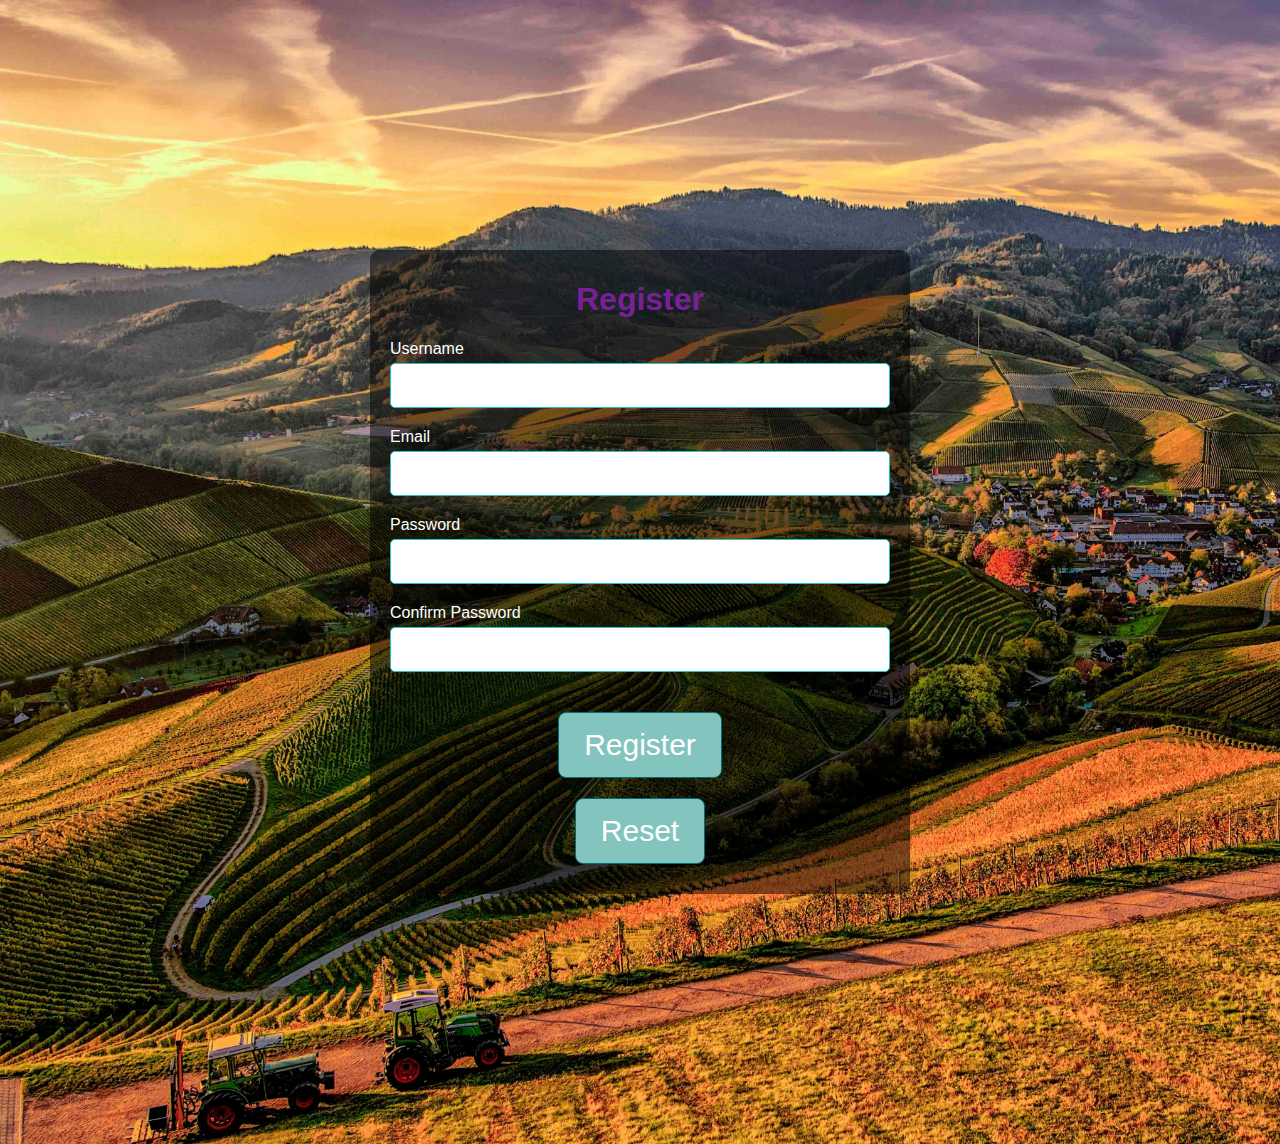
<file: emailvalidation.html>
<!DOCTYPE html>
<html lang="en">
<head>
    <meta charset="UTF-8">
    <meta http-equiv="X-UA-Compatible" content="IE=edge">
    <meta name="viewport" content="width=device-width, initial-scale=1.0">
    <link rel="stylesheet" href="style3.css" type="text/css">
    <script src="script1.js" defer></script>
    <title>Register</title>
</head>
<body>
    <div class="container">
        <form action="index.html" id="form">
            <h1>Register</h1>
            
            <div class="input-group">
                <label for="username">Username</label>
                <input type="text" id="username" name="username" >
                <div class="error"></div>
            </div>
            <div class="input-group">
                <label for="email">Email</label>
                <input type="text" id="email" name="email" >
                <div class="error"></div>
            </div>
            <div class="input-group">
                <label for="password">Password</label>
                <input type="password" id="password" name="password" >
                <div class="error"></div>
            </div>
            <div class="input-group">
                <label for="cpassword">Confirm Password</label>
                <input type="password" id="cpassword" name="cpassword" >
                <div class="error"></div>
            </div>
           <center><button type="submit">Register</button></center>
            <center><button type="reset">Reset</button></center>
        </form>
    </div>
</body>
</html>
</file>
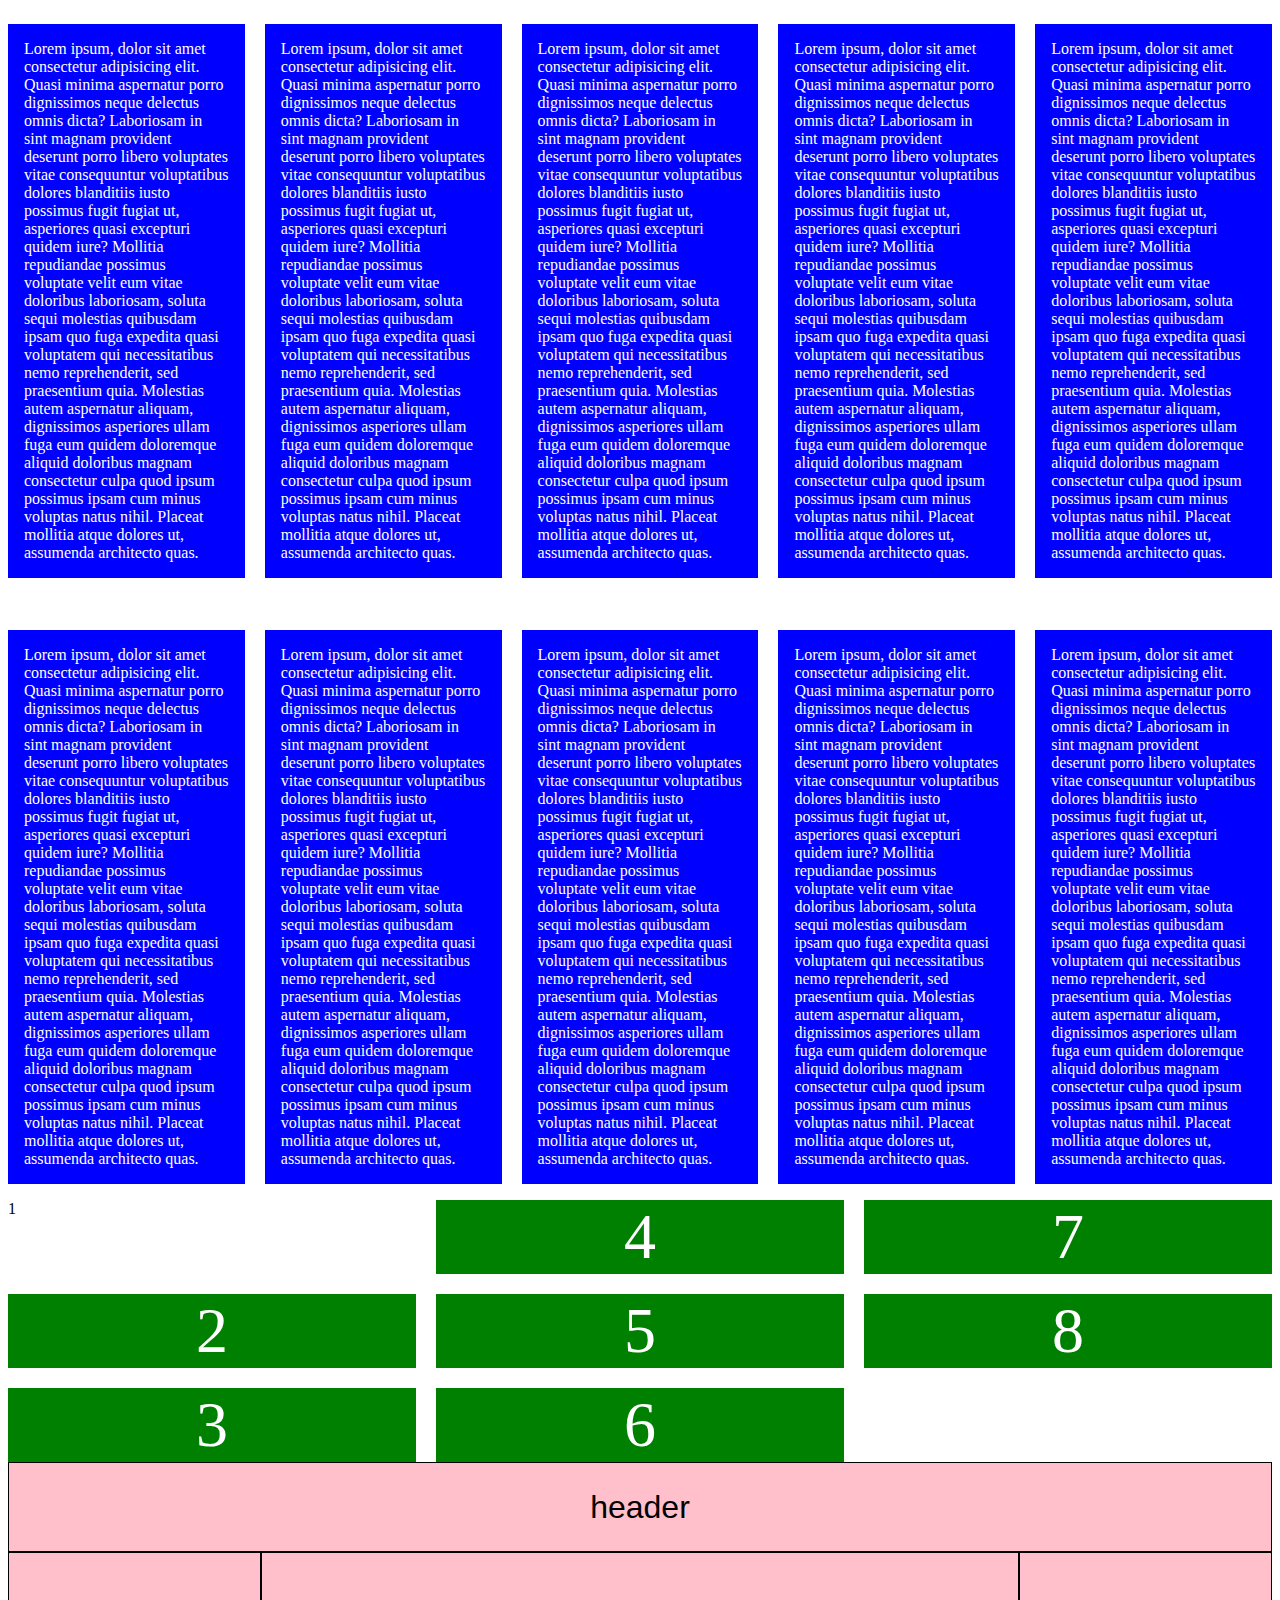
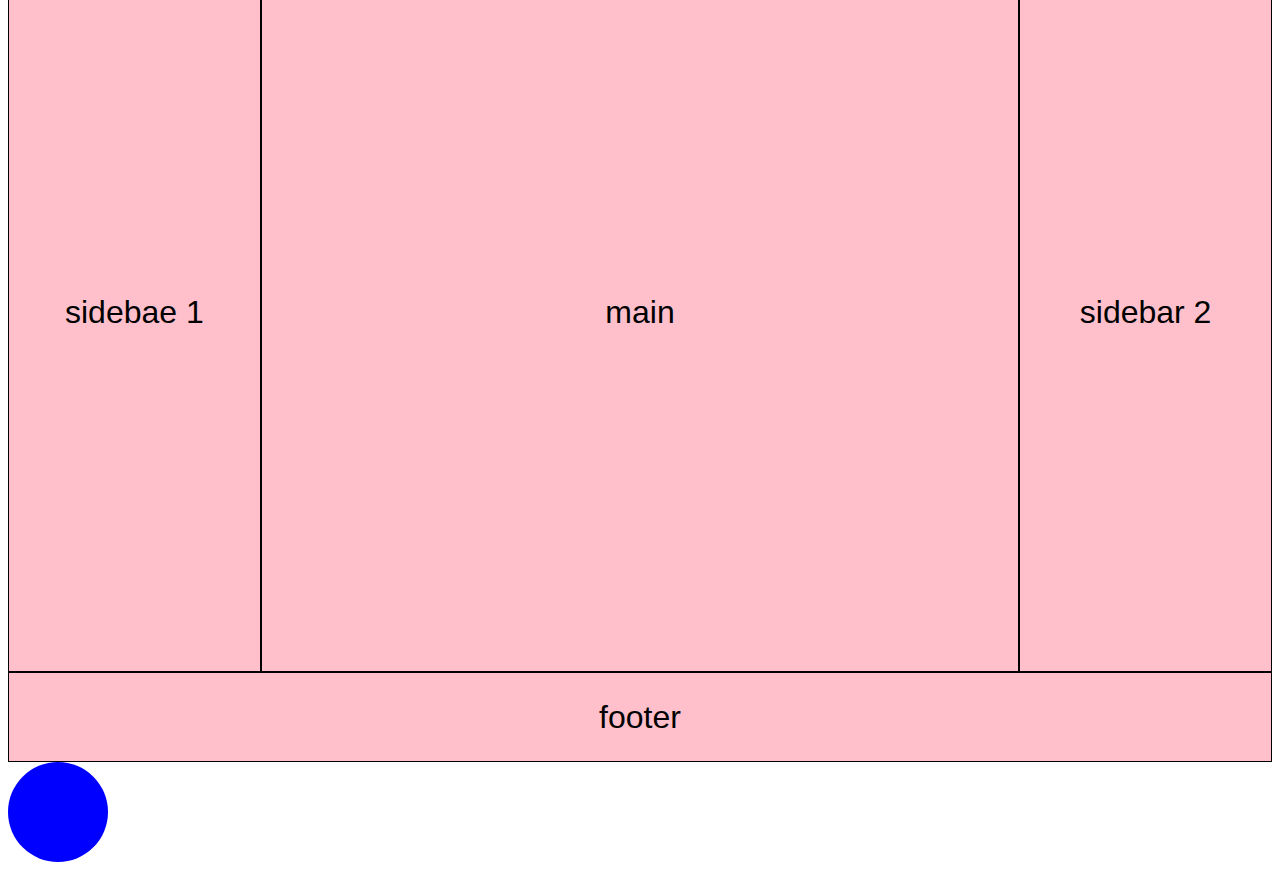
<file: grid.html>
<!DOCTYPE html>
<html lang="en">
<head>
    <meta charset="UTF-8">
    <meta name="viewport" content="width=device-width, initial-scale=1.0">
    <title>Document</title>
    <style>

.container{

display:grid;
grid-template-columns:repeat(auto-fit,minmax(200px,1fr));
grid-template-rows:repeat(auto-fit,minmax(200px,1fr));
gap:20px;
}

.p1{padding:1rem;
    background-color: blue;
    color:white;

}

.outerbox{
display:grid;
grid-template-columns: repeat(3,1fr);
grid-template-rows: repeat(3,1fr);
grid-auto-flow: column;
gap:20px;




}
.abox{
background-color: green;
color:white;
font-size: 4em;
display:grid;
justify-content: center;
align-items: center;
}
.babox
{
grid-column:span 1;


}
.layout{

    display:grid;
    grid-template-columns:repeat(5,1fr) ;
    grid-template-rows:10vh 80vh 10vh ;
    grid-template-areas: 
    "h h h h h"
    "sb1 m m m sb2"
     "f f f f f";


}

.header
{
    grid-area: h;
}
.sidebar1{
    grid-area: sb1;
}
.sidebar2{
    
    grid-area: sb2;

}
.main{
    grid-area: m;
}
.footer{
    grid-area: f;
}
   .layout div{
       display:grid;
       justify-content: center;
       align-items: center;
       border:1px solid black;
       background-color:pink ;
       font-size:2rem ;
       font-family: Verdana, Geneva, Tahoma, sans-serif;
}


.cir{
width:100px;
height:100px;
border-radius: 50%;
background-color: blue;
position:relative;
animation-name:circle;
animation-duration: 3s;
animation-fill-mode:forwards;
animation-iteration-count: infinite;
}
@keyframes circle{

0%{
    width:100px;
    height:100px;
}
50%{
background-color: red;
width:20px;
height:30px;
left:30px;
top:100px;
}
100%{
background-color: yellow;
width:500px;
height:500px;
left:80px;
bottom:100px;
}

}








    </style>
</head>
<body>
    <div class="container">
       <div>
        <p class="p1">Lorem ipsum, dolor sit amet consectetur adipisicing elit. Quasi minima aspernatur porro dignissimos neque delectus omnis dicta? Laboriosam in sint magnam provident deserunt porro libero voluptates vitae consequuntur voluptatibus dolores blanditiis iusto possimus fugit fugiat ut, asperiores quasi excepturi quidem iure? Mollitia repudiandae possimus voluptate velit eum vitae doloribus laboriosam, soluta sequi molestias quibusdam ipsam quo fuga expedita quasi voluptatem qui necessitatibus nemo reprehenderit, sed praesentium quia. Molestias autem aspernatur aliquam, dignissimos asperiores ullam fuga eum quidem doloremque aliquid doloribus magnam consectetur culpa quod ipsum possimus ipsam cum minus voluptas natus nihil. Placeat mollitia atque dolores ut, assumenda architecto quas.</p>
       </div>
       <div>
        <p class="p1">Lorem ipsum, dolor sit amet consectetur adipisicing elit. Quasi minima aspernatur porro dignissimos neque delectus omnis dicta? Laboriosam in sint magnam provident deserunt porro libero voluptates vitae consequuntur voluptatibus dolores blanditiis iusto possimus fugit fugiat ut, asperiores quasi excepturi quidem iure? Mollitia repudiandae possimus voluptate velit eum vitae doloribus laboriosam, soluta sequi molestias quibusdam ipsam quo fuga expedita quasi voluptatem qui necessitatibus nemo reprehenderit, sed praesentium quia. Molestias autem aspernatur aliquam, dignissimos asperiores ullam fuga eum quidem doloremque aliquid doloribus magnam consectetur culpa quod ipsum possimus ipsam cum minus voluptas natus nihil. Placeat mollitia atque dolores ut, assumenda architecto quas.</p>
       </div>
       <div>
        <p class="p1">Lorem ipsum, dolor sit amet consectetur adipisicing elit. Quasi minima aspernatur porro dignissimos neque delectus omnis dicta? Laboriosam in sint magnam provident deserunt porro libero voluptates vitae consequuntur voluptatibus dolores blanditiis iusto possimus fugit fugiat ut, asperiores quasi excepturi quidem iure? Mollitia repudiandae possimus voluptate velit eum vitae doloribus laboriosam, soluta sequi molestias quibusdam ipsam quo fuga expedita quasi voluptatem qui necessitatibus nemo reprehenderit, sed praesentium quia. Molestias autem aspernatur aliquam, dignissimos asperiores ullam fuga eum quidem doloremque aliquid doloribus magnam consectetur culpa quod ipsum possimus ipsam cum minus voluptas natus nihil. Placeat mollitia atque dolores ut, assumenda architecto quas.</p>
       </div>
       <div>
        <p class="p1">Lorem ipsum, dolor sit amet consectetur adipisicing elit. Quasi minima aspernatur porro dignissimos neque delectus omnis dicta? Laboriosam in sint magnam provident deserunt porro libero voluptates vitae consequuntur voluptatibus dolores blanditiis iusto possimus fugit fugiat ut, asperiores quasi excepturi quidem iure? Mollitia repudiandae possimus voluptate velit eum vitae doloribus laboriosam, soluta sequi molestias quibusdam ipsam quo fuga expedita quasi voluptatem qui necessitatibus nemo reprehenderit, sed praesentium quia. Molestias autem aspernatur aliquam, dignissimos asperiores ullam fuga eum quidem doloremque aliquid doloribus magnam consectetur culpa quod ipsum possimus ipsam cum minus voluptas natus nihil. Placeat mollitia atque dolores ut, assumenda architecto quas.</p>
       </div>
       <div>
        <p class="p1">Lorem ipsum, dolor sit amet consectetur adipisicing elit. Quasi minima aspernatur porro dignissimos neque delectus omnis dicta? Laboriosam in sint magnam provident deserunt porro libero voluptates vitae consequuntur voluptatibus dolores blanditiis iusto possimus fugit fugiat ut, asperiores quasi excepturi quidem iure? Mollitia repudiandae possimus voluptate velit eum vitae doloribus laboriosam, soluta sequi molestias quibusdam ipsam quo fuga expedita quasi voluptatem qui necessitatibus nemo reprehenderit, sed praesentium quia. Molestias autem aspernatur aliquam, dignissimos asperiores ullam fuga eum quidem doloremque aliquid doloribus magnam consectetur culpa quod ipsum possimus ipsam cum minus voluptas natus nihil. Placeat mollitia atque dolores ut, assumenda architecto quas.</p>
       </div>
       <div>
        <p class="p1">Lorem ipsum, dolor sit amet consectetur adipisicing elit. Quasi minima aspernatur porro dignissimos neque delectus omnis dicta? Laboriosam in sint magnam provident deserunt porro libero voluptates vitae consequuntur voluptatibus dolores blanditiis iusto possimus fugit fugiat ut, asperiores quasi excepturi quidem iure? Mollitia repudiandae possimus voluptate velit eum vitae doloribus laboriosam, soluta sequi molestias quibusdam ipsam quo fuga expedita quasi voluptatem qui necessitatibus nemo reprehenderit, sed praesentium quia. Molestias autem aspernatur aliquam, dignissimos asperiores ullam fuga eum quidem doloremque aliquid doloribus magnam consectetur culpa quod ipsum possimus ipsam cum minus voluptas natus nihil. Placeat mollitia atque dolores ut, assumenda architecto quas.</p>
       </div>
       <div>
        <p class="p1">Lorem ipsum, dolor sit amet consectetur adipisicing elit. Quasi minima aspernatur porro dignissimos neque delectus omnis dicta? Laboriosam in sint magnam provident deserunt porro libero voluptates vitae consequuntur voluptatibus dolores blanditiis iusto possimus fugit fugiat ut, asperiores quasi excepturi quidem iure? Mollitia repudiandae possimus voluptate velit eum vitae doloribus laboriosam, soluta sequi molestias quibusdam ipsam quo fuga expedita quasi voluptatem qui necessitatibus nemo reprehenderit, sed praesentium quia. Molestias autem aspernatur aliquam, dignissimos asperiores ullam fuga eum quidem doloremque aliquid doloribus magnam consectetur culpa quod ipsum possimus ipsam cum minus voluptas natus nihil. Placeat mollitia atque dolores ut, assumenda architecto quas.</p>
       </div>
       <div>
        <p class="p1">Lorem ipsum, dolor sit amet consectetur adipisicing elit. Quasi minima aspernatur porro dignissimos neque delectus omnis dicta? Laboriosam in sint magnam provident deserunt porro libero voluptates vitae consequuntur voluptatibus dolores blanditiis iusto possimus fugit fugiat ut, asperiores quasi excepturi quidem iure? Mollitia repudiandae possimus voluptate velit eum vitae doloribus laboriosam, soluta sequi molestias quibusdam ipsam quo fuga expedita quasi voluptatem qui necessitatibus nemo reprehenderit, sed praesentium quia. Molestias autem aspernatur aliquam, dignissimos asperiores ullam fuga eum quidem doloremque aliquid doloribus magnam consectetur culpa quod ipsum possimus ipsam cum minus voluptas natus nihil. Placeat mollitia atque dolores ut, assumenda architecto quas.</p>
       </div>
       <div>
        <p class="p1">Lorem ipsum, dolor sit amet consectetur adipisicing elit. Quasi minima aspernatur porro dignissimos neque delectus omnis dicta? Laboriosam in sint magnam provident deserunt porro libero voluptates vitae consequuntur voluptatibus dolores blanditiis iusto possimus fugit fugiat ut, asperiores quasi excepturi quidem iure? Mollitia repudiandae possimus voluptate velit eum vitae doloribus laboriosam, soluta sequi molestias quibusdam ipsam quo fuga expedita quasi voluptatem qui necessitatibus nemo reprehenderit, sed praesentium quia. Molestias autem aspernatur aliquam, dignissimos asperiores ullam fuga eum quidem doloremque aliquid doloribus magnam consectetur culpa quod ipsum possimus ipsam cum minus voluptas natus nihil. Placeat mollitia atque dolores ut, assumenda architecto quas.</p>
       </div>
       <div>
        <p class="p1">Lorem ipsum, dolor sit amet consectetur adipisicing elit. Quasi minima aspernatur porro dignissimos neque delectus omnis dicta? Laboriosam in sint magnam provident deserunt porro libero voluptates vitae consequuntur voluptatibus dolores blanditiis iusto possimus fugit fugiat ut, asperiores quasi excepturi quidem iure? Mollitia repudiandae possimus voluptate velit eum vitae doloribus laboriosam, soluta sequi molestias quibusdam ipsam quo fuga expedita quasi voluptatem qui necessitatibus nemo reprehenderit, sed praesentium quia. Molestias autem aspernatur aliquam, dignissimos asperiores ullam fuga eum quidem doloremque aliquid doloribus magnam consectetur culpa quod ipsum possimus ipsam cum minus voluptas natus nihil. Placeat mollitia atque dolores ut, assumenda architecto quas.</p>
       </div>
    </div>


    <div class="outerbox">
        <div class="babox">1</div>
        <div class="abox">2</div>
        <div class="abox">3</div>
        <div class="abox">4</div>
        
        <div class="abox">5</div>
        <div class="abox">6</div>
        <div class="abox">7</div>
        <div class="abox">8</div>
       </div>


       </div>      <div class="layout">
     <div class="header">header</div>
     <div class="sidebar1">sidebae 1</div>
     <div class="main">main</div>
      <div class="sidebar 2">sidebar 2</div>
      <div class="footer">footer</div>



    </div>
<div class="cir"></div>
</body>
</html>
</file>
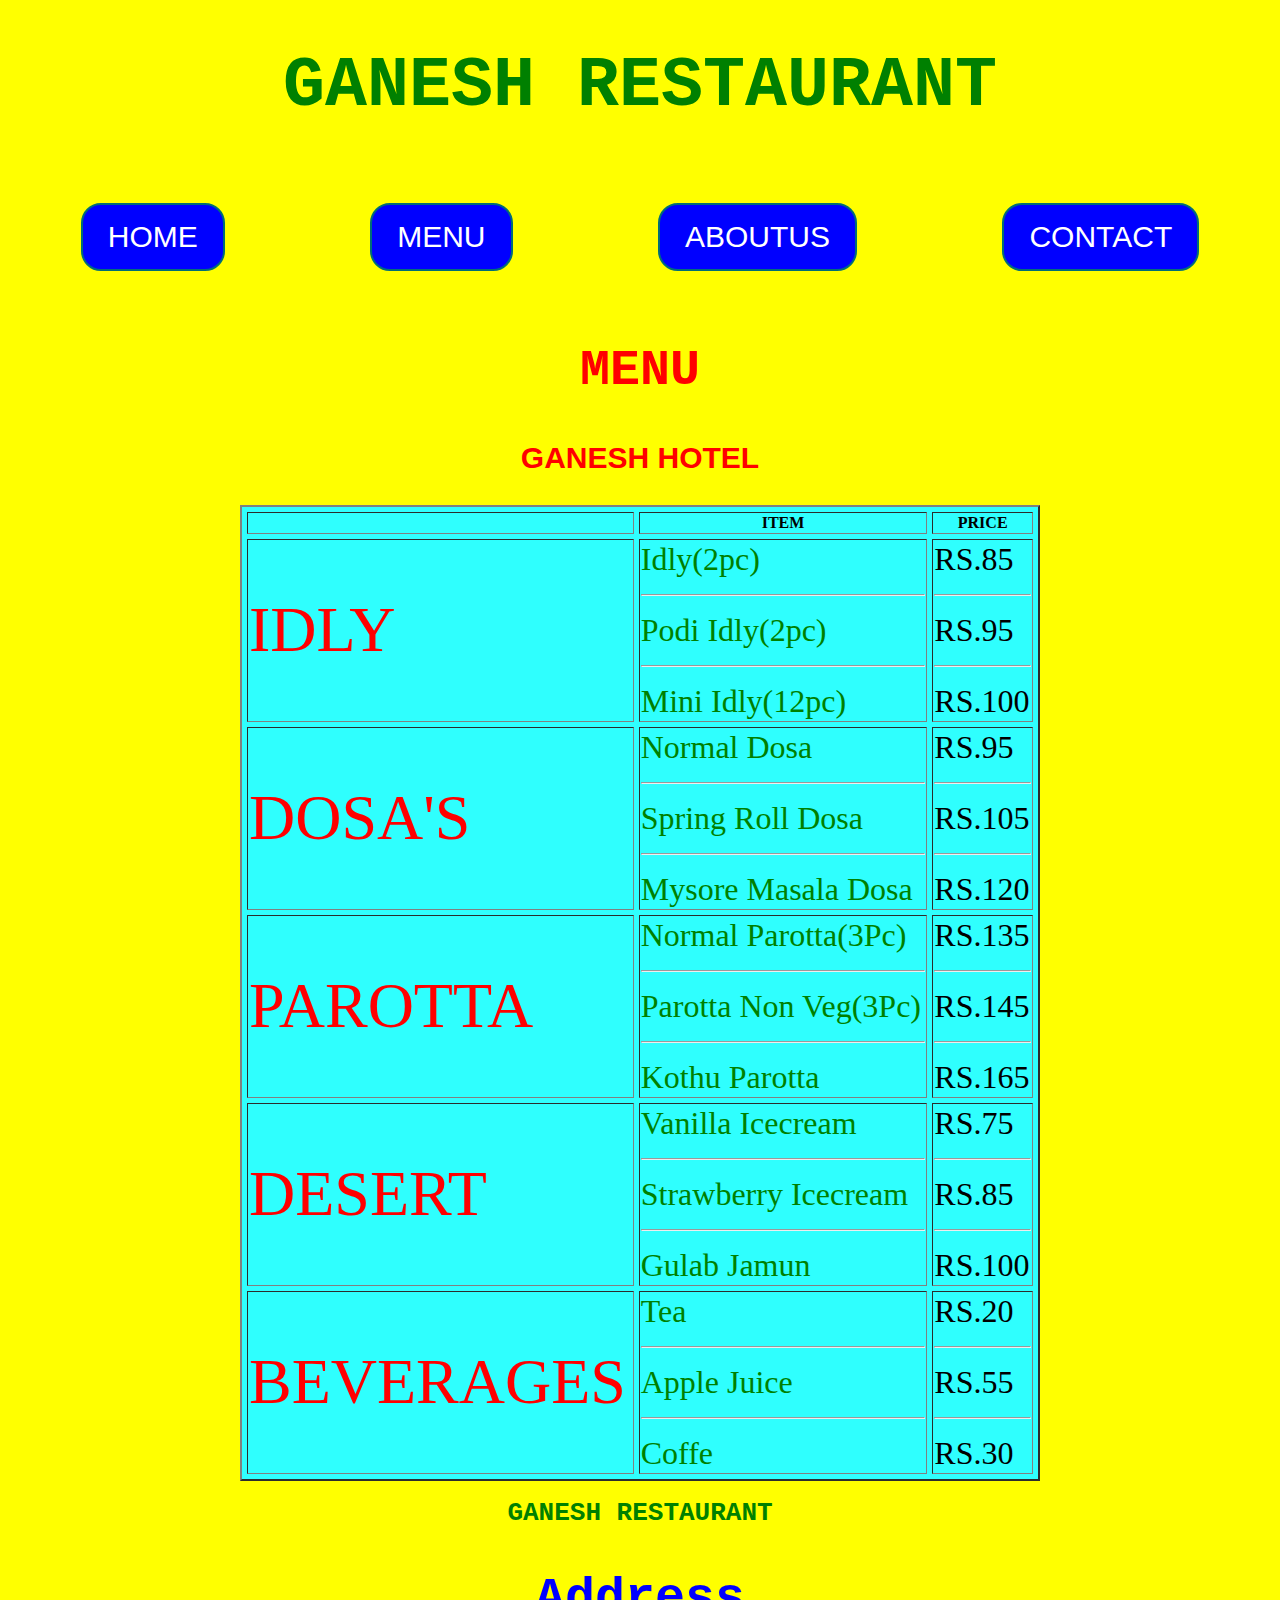
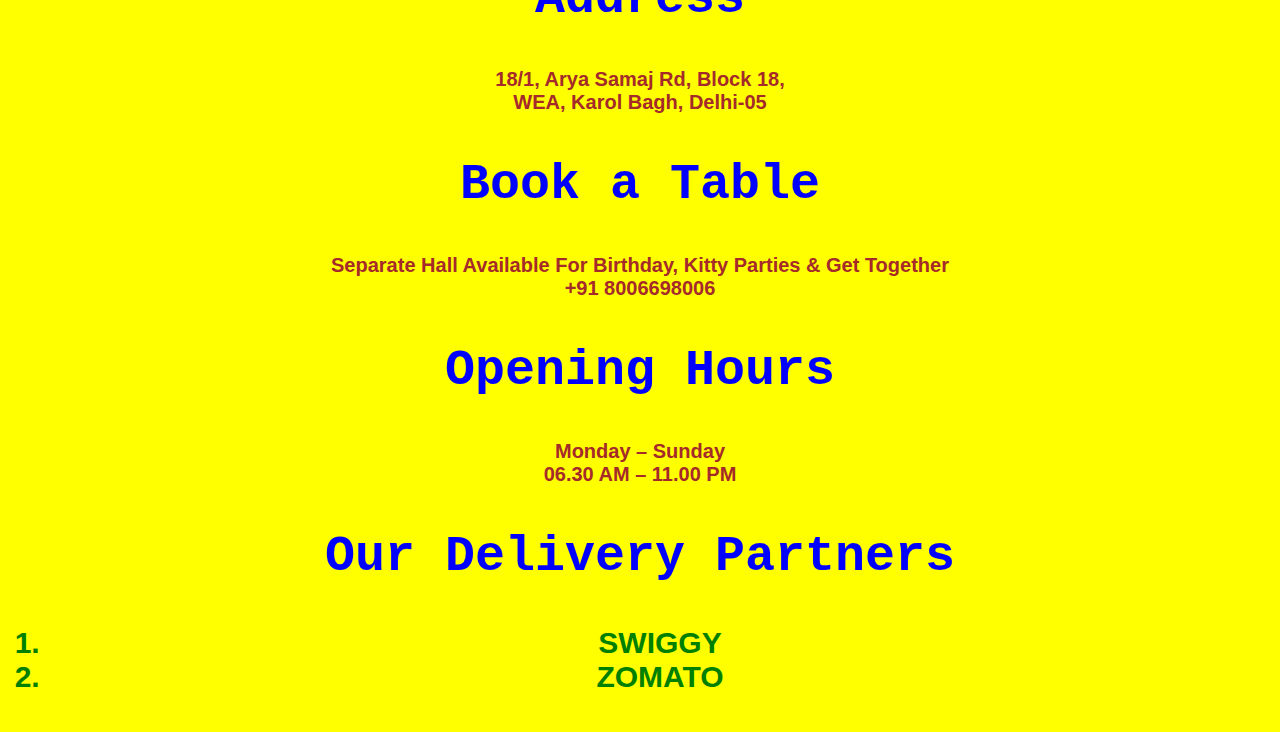
<file: menu.html>
<!DOCTYPE html>
<html lang="en">
<head>
    <meta charset="UTF-8">
    <meta name="viewport" content="width=device-width, initial-scale=1.0">
    <title>Document</title>
    <link rel="stylesheet" href="style1.css" type="text/css">

  </head>
<body>
  <center><h1 style="color:green; font-size:70px">GANESH RESTAURANT</h1></center>
  <nav class="navbar"><a href="index.html"><button>HOME</button></a>
        <a href="menu.html"><button>MENU</button></a>
       <a href="about.html"><button>ABOUTUS</button></a>
    <a href="contact.html"><button>CONTACT</button></a></nav> 

<center>
<h2 style="color:red;">MENU</h2>
<h3 style="font size:40px">GANESH HOTEL</h3>

</center>
<center> 
<table border="2" bgcolor="#2ffffe" cellpading="5" cellspacing="5" width="800" height="400">
<thead>
<tr>
  <th></th>  
  <th>ITEM</th>
  <th>PRICE</th>  
</tr>
</thead>
<tbody>
<tr>
<td style="color:red;font-size:400%">IDLY</td>
<td style="color:green;font-size:200%">Idly(2pc)<hr>Podi Idly(2pc)<hr>Mini Idly(12pc)</td>
<td style="font-size:200%">RS.85<hr>RS.95<hr>RS.100</td>
</tr>
<tr>
  <td style="color:red;font-size:400%">DOSA'S</td>
  <td style="color:green;font-size:200%">Normal Dosa<hr>Spring Roll Dosa<hr>Mysore Masala Dosa</td>
  <td style="font-size:200%">RS.95<hr>RS.105<hr>RS.120</td>
</tr>
<tr>
  <td style="color:red;font-size:400%">PAROTTA</td>
  <td style="color:green;font-size:200%">Normal Parotta(3Pc)<hr>Parotta Non Veg(3Pc)<hr>Kothu Parotta</td>
  <td style="font-size:200%">RS.135<hr>RS.145<hr>RS.165</td>
</tr>
<tr>
  <td style="color:red;font-size:400%">DESERT</td>
  <td style="color:green;font-size:200%">Vanilla Icecream<hr>Strawberry Icecream<hr>Gulab Jamun</td>
  <td style="font-size:200%">RS.75<hr>RS.85<hr>RS.100</td>
</tr>
<tr>
  <td style="color:red;font-size:400%">BEVERAGES</td>
  <td style="color:green;font-size:200%">Tea<hr>Apple Juice<hr>Coffe</td>
  <td style="font-size:200%">RS.20<hr>RS.55<hr>RS.30</td>
</tr>
</tbody>
</table>
</center>
<center>
  <h1 style="color:green;">GANESH RESTAURANT</h1>
  <h2>Address</h2>
  <h4>18/1, Arya Samaj Rd, Block 18,<br>
      WEA, Karol Bagh, Delhi-05</h4>
  <h2>Book a Table</h2>
  <h4>Separate Hall Available For Birthday, Kitty Parties & Get Together<br>
      +91 8006698006</h4>
  <h2>Opening Hours</h2>
  <h4>Monday – Sunday<br>
  06.30 AM – 11.00 PM</h4>
  <h2>Our Delivery Partners</h2>
  <h3><ol>
      <li style="color:green">SWIGGY</li>
      <li style="color: green">ZOMATO</li>
  </ol>
  </h3>
  </center>
  </body>
  </html>
  

















</body>
</html>
</file>
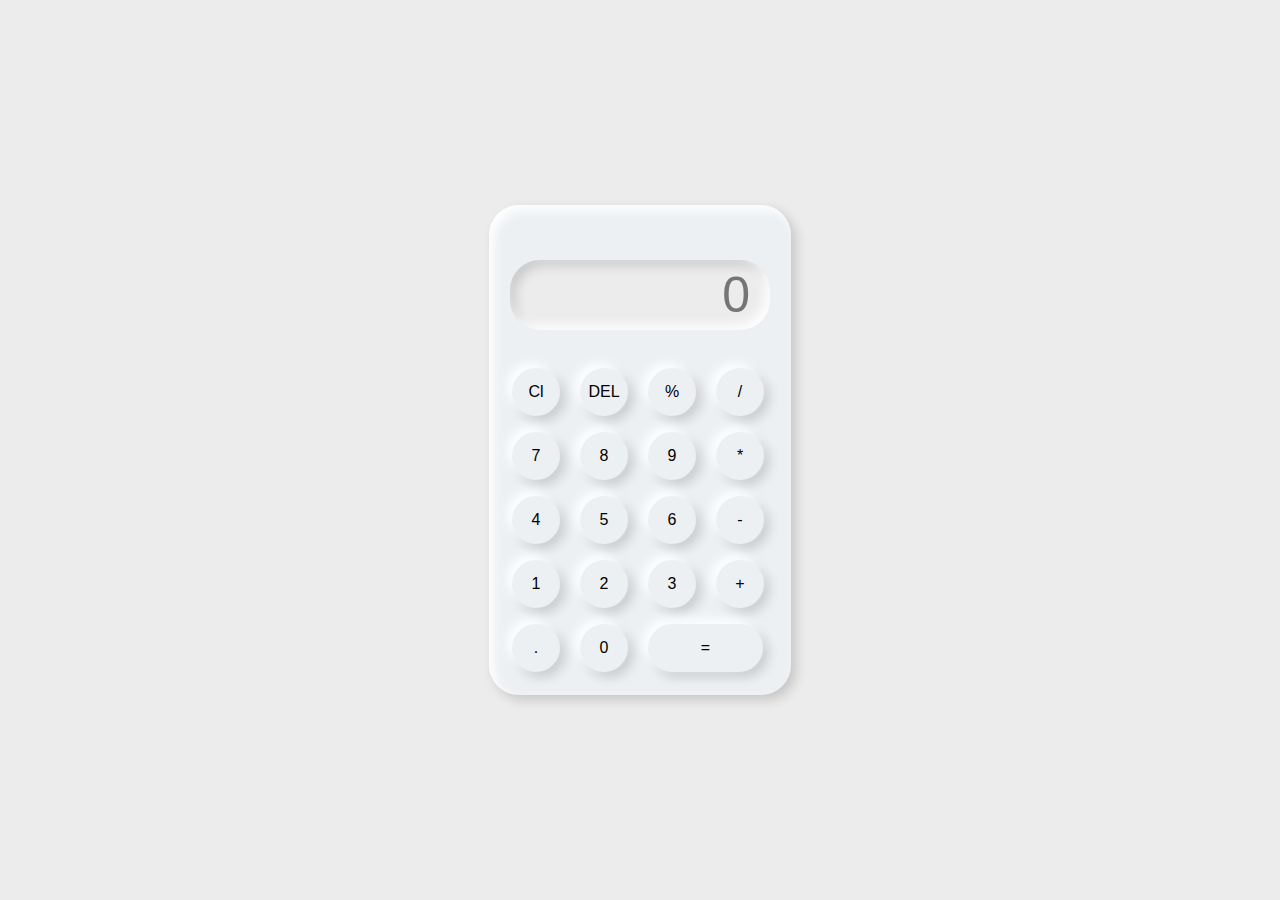
<file: simplecalculator.html>
<!DOCTYPE html>
<html lang="en">
<head>
    <meta charset="UTF-8">
    <meta name="viewport" content="width=device-width, initial-scale=1.0">
    <title>Document</title>
    <style>
        *{
             margin: 0;
             padding: 0;
             box-sizing:border-box;
             background-color: #ececec;
             font-family: sans-serif;
             outline:none;

         }

     .container
     { height:100vh;
       display:flex;
       justify-content: center;
       align-items: center;

     }

     .calculator{

background-color: #ecf0f3;
padding: 15px;
border-radius: 30px;
box-shadow: inset 5px 5px 12px #ffffff,
                  5px 5px 12px rgba(0,0,0,0.16);
                  display:grid;
                  grid-template-columns: repeat(4,68px);



     }
    input{
    grid-column:span 4;
    height:70px;
    width: 260px;
    box-shadow: inset -5px -5px 12px #ffffff,
                 inset 5px 5px 12px rgba(0,0,0,0.16);
    border:none;
    border-radius: 30px;
    color: rgb(70,70,70);
    font-size:50px;
    text-align:end;
    margin:auto;
    margin-top:40px;
    margin-bottom:30px;
    padding:20px;

    }
    button{
    height:48px;
    width:48px;
    background-color: #ecf0f3;
    box-shadow: -5px -5px 12px #ffffff,
                     5px 5px 12px rgba(0,0,0,0.16);
     border:none;
     border-radius:50%;
     margin:8px;
     font-size:16px;
    }
    
    .equal{
         width: 115px;
         border-radius: 40px;
         background-color: #ecf0f3;
         box-shadow: -5px -5px 12px #ffffff,
                     5px 5px 12px rgba(0,0,0,0.16);
    }

    </style>
</head>
<body>
    <div class="container">
    <div class="calculator">
        <input type="text" placeholder="0" id="output-screen">
        <button onclick="clear()">Cl</button>
        <button onclick="del()">DEL</button>
        <button onclick="display('%')">%</button>
        <button onclick="display('/')">/</button>
        <button onclick="display('7')">7</button>
        <button onclick="display('8')">8</button>
        <button onclick="display('9')">9</button>
        <button onclick="display('*')">*</button>
        <button onclick="display('4')">4</button>
        <button onclick="display('5')">5</button>
        <button onclick="display('6')">6</button>
        <button onclick="display('-')">-</button>
        <button onclick="display('1')">1</button>
        <button onclick="display('2')">2</button>
        <button onclick="display('3')">3</button>
        <button onclick="display('+')">+</button>
        <button onclick="display('.')">.</button>
        <button onclick="display('0')">0</button>
        <button onclick="calculate()" class="equal">=</button>
        
</div>
</div>

<script>
let outputscreen = document.getElementById("output-screen")
function display(num)
{

    outputscreen.value += num;

}
function calculate() 
{
    try{ outputscreen.value=eval( outputscreen.value);}

    catch(err){alert("Invalid")}

}

function clear(){
     outputscreen.value="";

}

    function del(){

        outputscreen.value = outputscreen.value.slice(0,-1);
    }

</script>
</body>
</html>
</file>
<file: style1.css>
h1,h2{
    color:blue;
    font-family:monospace; 
  }
  p,h4{
      color:brown;
      font-family:sans-serif;
      font-size:20px;
  }
  h2{font-size:50px;
    }
  h3{
  color:red;
  font-family:sans-serif;
  font-size:30px;
  }
  a:link{
  color:green;
  }
  a:hover{
  color:pink;
  }
  a:active{
  color:violet;
  }
  a:visited{
    color:blue;
    }
    body{

        background-color:yellow;
    }
    button{
        background-color: blue;
        font-size:30px;
        color:white;
        border-radius:20px;
        margin:30px 30px;
        padding:15px 25px;
        border: 2px solid #006D77;
        box-shadow:2px;
        }
        button[class^='b']{background-color: red;
        font-size:30px;
        color:white;
        border-radius:20px;
        margin:30px 30px;
        padding:15px 25px;
        border: 2px solid #006D77;
        box-shadow:2px;}
        
        
        
        
        .container{
           display:flex;
  
           
        }

        .img1{
          flex:1;
           order:2;
        padding:20px;}
       .p1{
        flex:1;
        order:1;
        position:relative;
        left:20px;
        
        
       }
       .container2{
        display:flex;

        
     }

     .img2{
       flex:1;
       
        order:2;
        position:relative;
        left:20px;
     }
    .p2{
     flex:1;
     order:1;
     position:relative;
     left:20px;
    }
       
.navbar{
  display:flex;
  justify-content:space-around;
  
  }
</file>
<file: style3.css>
body{
    background-image:url('pexels-christian-heitz-842711.jpg');
    font-family: Verdana, Geneva, Tahoma, sans-serif;
    background-repeat:  no-repeat;
    background-size: cover;
}


button{
    background-color: #83C5BE;
    font-size:30px;
    color:white;
    border-radius:8px;
    margin-top:20px;
    padding:15px 25px;
    border: 1px solid #006D77;
    box-shadow:2px;
    
    }

h1{
    text-align: center;
    color:#792099;
}

.container{
    width:500px;
    margin:250px auto;
    background-color:rgb(0,0,0,0.5);
    color:white;
    padding:10px 20px 30px;
    border-radius:10px;
  }
  

.input-group{
    display:flex;
    flex-direction: column;
    margin-bottom: 15px;
}

.input-group input{
    border-radius: 5px;
    font-size:20px;
    margin-top:5px;
    padding:10px;
    border:1px solid rgb(34,193,195) ;
}

.input-group input:focus{
    outline:0;
}

.input-group .error{
    color:rgb(242, 18, 18);
    font-size:16px;
    margin-top: 5px;
}

.input-group.success input{
    border-color: #0cc477;
}

.input-group.error input{
    border-color:rgb(206, 67, 67);
}
</file>
